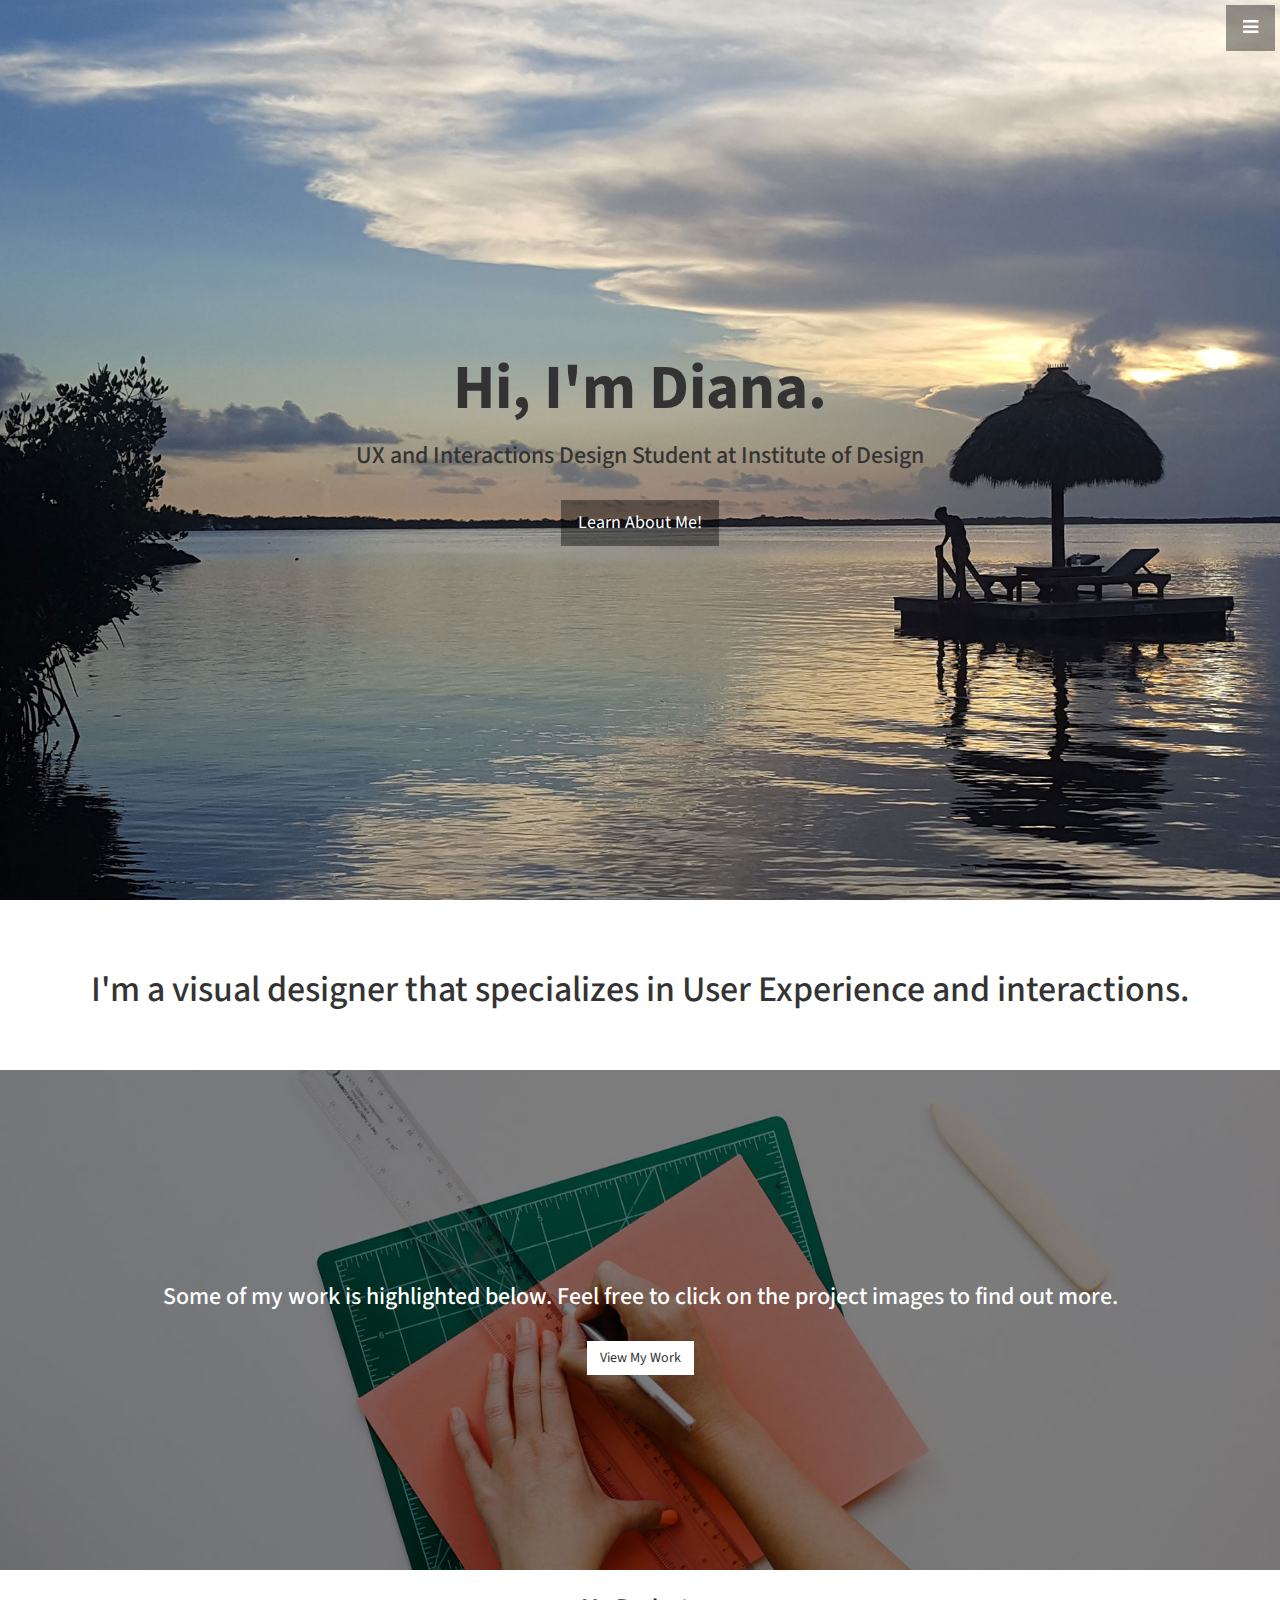
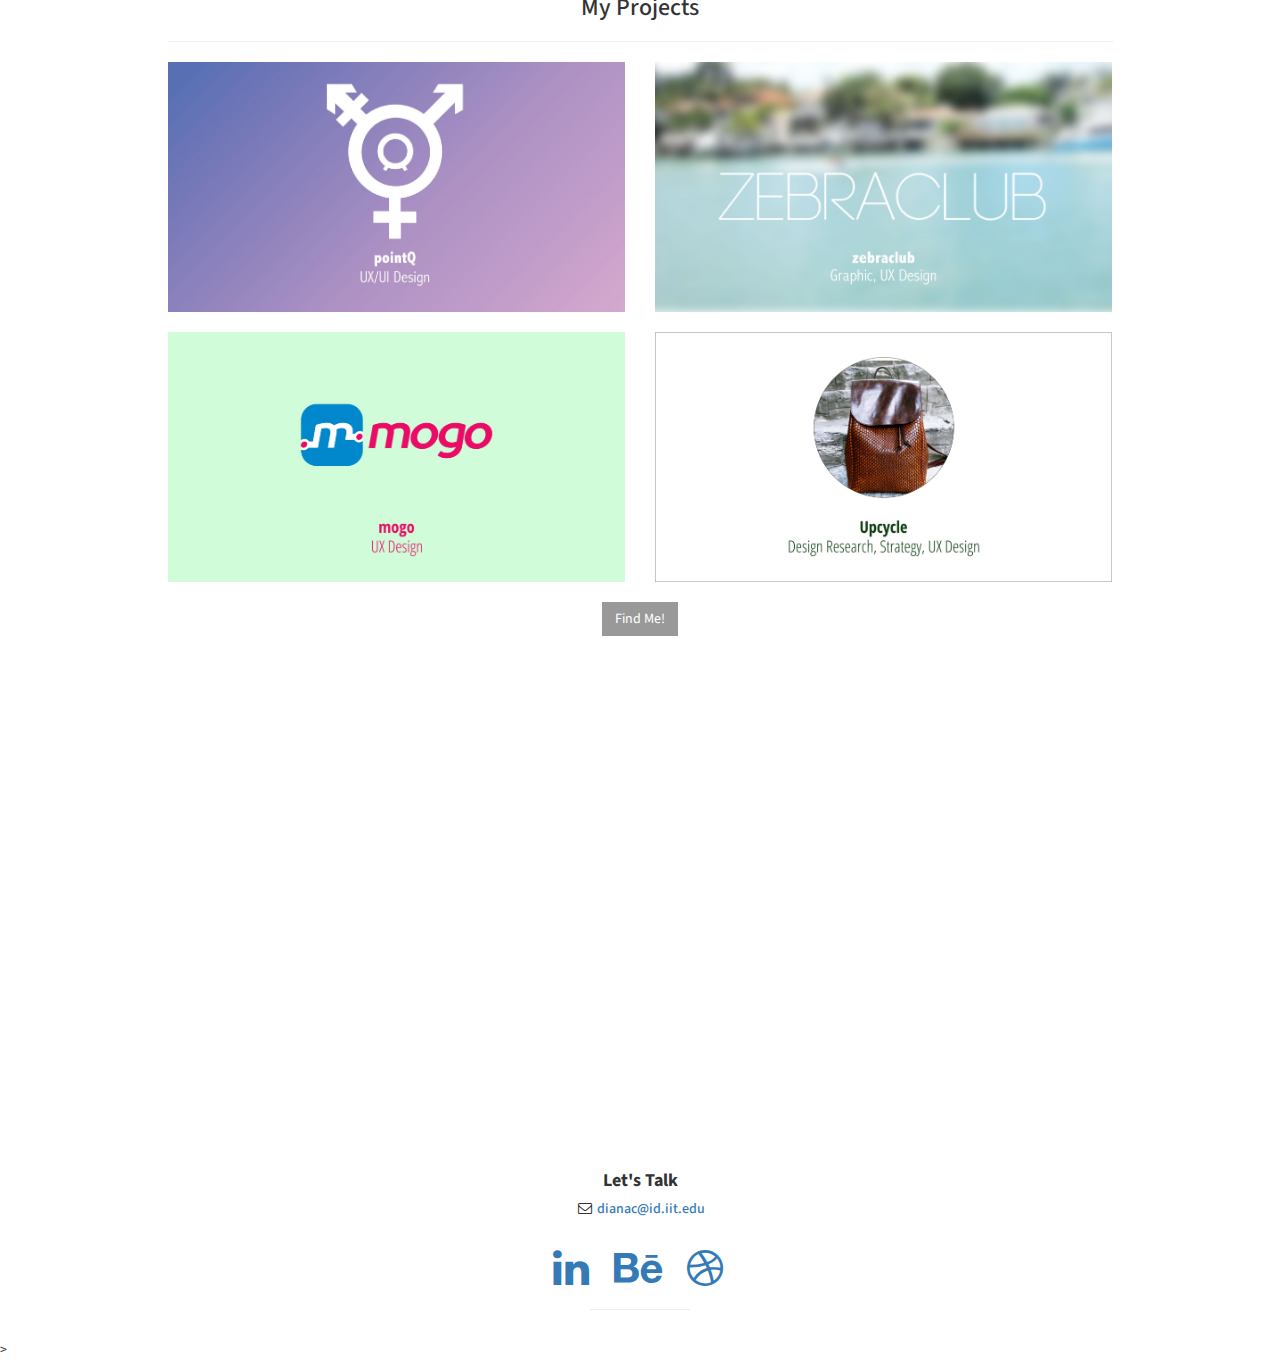
<file: index.html>
<!DOCTYPE html>
<html lang="en">

<head>

    <meta charset="utf-8">
    <meta http-equiv="X-UA-Compatible" content="IE=edge">
    <meta name="viewport" content="width=device-width, initial-scale=1">
    <meta name="description" content="">
    <meta name="author" content="">

    <title>Diana's Portfolio Site</title>

    <!-- Bootstrap Core CSS -->
    <link href="css/bootstrap.min.css" rel="stylesheet">

    <!-- Custom CSS -->
    <link href="css/stylish-portfolio.css" rel="stylesheet">

    <!-- Custom Fonts -->
    <link href="font-awesome/css/font-awesome.min.css" rel="stylesheet" type="text/css">
    <link href="https://fonts.googleapis.com/css?family=Source+Sans+Pro:300,400,700,300italic,400italic,700italic" rel="stylesheet" type="text/css">

    <!-- HTML5 Shim and Respond.js IE8 support of HTML5 elements and media queries -->
    <!-- WARNING: Respond.js doesn't work if you view the page via file:// -->
    <!--[if lt IE 9]>
        <script src="https://oss.maxcdn.com/libs/html5shiv/3.7.0/html5shiv.js"></script>
        <script src="https://oss.maxcdn.com/libs/respond.js/1.4.2/respond.min.js"></script>
    <![endif]-->

</head>

<body>

    <!-- Navigation -->
     
    <a id="menu-toggle" href="#" class="btn btn-dark btn-lg toggle"><i class="fa fa-bars"></i></a>
    <nav id="sidebar-wrapper">
        <ul class="sidebar-nav">
            <a id="menu-close" href="#" class="btn btn-light btn-lg pull-right toggle"><i class="fa fa-times"></i></a>
            <li class="sidebar-brand">
                <a href="#top" onclick=$("#menu-close").click();>Upcycle</a>
            </li>
            <li>
                <a href="#top" onclick=$("#menu-close").click();>Home</a>
            </li>
            <li>
                <a href="#about" onclick=$("#menu-close").click();>About</a>
            </li>
         
            <li>
                <a href="#portfolio" onclick=$("#menu-close").click();>Portfolio</a>
            </li>
            <li>
                <a href="#contact" onclick=$("#menu-close").click();>Contact</a>
            </li>
        </ul>
    </nav>


    <!-- Header -->
    <header id="top" class="header">
        <div class="text-vertical-center">
            <h1>Hi, I'm Diana.</h1>
            <h3>UX and Interactions Design Student at Institute of Design</h3>
            <br>
            <a href="#about" class="btn btn-dark btn-lg">Learn About Me!</a>
        </div>
    </header>

    <!-- About -->
    <section id="about" class="about">
        <div class="container">
            <div class="row">
                <div class="col-lg-12 text-center">
                    <h1>I'm a visual designer that specializes in User Experience and interactions.</h1>
    
               
                </div>
            </div>
            <!-- /.row -->
        </div>
        <!-- /.container -->
    </section>


    <!-- Callout -->
    <aside class="callout">
        <div class="text-vertical-center">
            <h3><p>Some of my work is highlighted below. Feel free to click on the project images to find out more.</h3><br>
            <a href="#portfolio" class="btn btn-light btn-md">View My Work</a>
        </div>
        </p>

    </aside>

    <!-- Portfolio -->
    <section id="portfolio" class="portfolio">
        <div class="container">
            <div class="row">
                <div class="col-lg-10 col-lg-offset-1 text-center">
                    <h3>My Projects</h3>
                    <hr class="block">
                    <div class="row">
                        <div class="col-md-6">
                            <div class="portfolio-item">
                                <a href="Portfolio1.html">
                                    <img class="img-portfolio img-responsive" src="img/portfolio-1.jpg">
                                </a>
                            </div>
                        </div>
                        <div class="col-md-6">
                            <div class="portfolio-item">
                                <a href="Portfolio1.html">
                                    <img class="img-portfolio img-responsive" src="img/portfolio-2.jpg">
                                </a>
                            </div>
                        </div>
                        <div class="col-md-6">
                            <div class="portfolio-item">
                                <a href="#">
                                    <img class="img-portfolio img-responsive" src="img/portfolio-3.jpg">
                                </a>
                            </div>
                        </div>
                        <div class="col-md-6">
                            <div class="portfolio-item">
                                <a href="product/index.html">
                                    <img class="img-portfolio img-responsive" src="img/portfolio-4.jpg">
                                </a>
                            </div>
                        </div>
                    </div>
                    <!-- /.row (nested) -->
                    <a href="#contact" class="btn btn-dark btn-md">Find Me!</a> 
                </div>
                <!-- /.col-lg-10 -->
            </div>
            <!-- /.row -->
        </div>
        <!-- /.container -->
    </section>

    <!-- Call to Action -->
    <!--<aside class="call-to-action bg-primary">
        <div class="container">
            <div class="row">
                <div class="col-lg-12 text-center">
                    <h3>The buttons below are impossible to resist.</h3>
                    <a href="#" class="btn btn-lg btn-light">Click Me!</a>
                    <a href="#" class="btn btn-lg btn-dark">Look at Me!</a>
                </div>
            </div> -->
        </div>
    </aside>
    <p></p>

    <!-- Map -->
    <section id="contact" class="map">
        <iframe width="100%" height="100%" frameborder="0" scrolling="no" marginheight="0" marginwidth="0" src="https://www.google.com/maps/embed?pb=!1m14!1m8!1m3!1d5941.2795650439!2d-87.642253!3d41.879096!3m2!1i1024!2i768!4f13.1!3m3!1m2!1s0x0%3A0x1916401a68a41b46!2sIIT+Institute+of+Design!5e0!3m2!1sen!2sus!4v1488576486490" ></iframe>
        <br />
        <small>
            <a href="https://maps.google.com/maps?f=q&amp;source=embed&amp;hl=en&amp;geocode=&amp;q=Twitter,+Inc.,+Market+Street,+San+Francisco,+CA&amp;aq=0&amp;oq=twitter&amp;sll=28.659344,-81.187888&amp;sspn=0.128789,0.264187&amp;ie=UTF8&amp;hq=Twitter,+Inc.,+Market+Street,+San+Francisco,+CA&amp;t=m&amp;z=15&amp;iwloc=A"></a>
        </small>
    </section>
    <p>
        <div class="container">
            <div class="row">
                <div class="col-lg-10 col-lg-offset-1 text-center">
                    <h4><strong>Let's Talk</strong>
                    </h4>
                  
                    <h5><p><ul class="list-unstyled">
                        <!-- <li><i class="fa fa-phone fa-fw"></i> (123) 456-7890</li> -->
                        <li><i class="fa fa-envelope-o fa-fw"></i> <a href="mailto:dianac@id.iit.edu">dianac@id.iit.edu</a>
                        </li>
                    </p></h5>
                    </ul>
                    <br>
                    <ul class="list-inline">
                        <li>
                            <a href="https://www.linkedin.com/in/diana-cholankeril-a7ab7886/"><i class="fa fa-linkedin fa-fw fa-3x"></i></a>
                        </li>
                        <li>
                            <a href="https://www.behance.net/dmc_design"><i class="fa fa-behance fa-fw fa-3x"></i></a>
                        </li>
                        <li>
                            <a href="https://dribbble.com/dianacholankeril"><i class="fa fa-dribbble fa-fw fa-3x"></i></a>
                        </li>
                    </ul>
                    <hr class="small">
                    <!-- <p class="text-muted">Copyright &copy; Diana Cholankeril 2017</p> -->
                </div>
            </div>
        </div>
        <a id="to-top" href="#top" class="btn btn-dark btn-lg"><i class="fa fa-chevron-up fa-fw fa-1x"></i></a>
    </p>>

    <!-- jQuery -->
    <script src="js/jquery.js"></script>

    <!-- Bootstrap Core JavaScript -->
    <script src="js/bootstrap.min.js"></script>

    <!-- Custom Theme JavaScript -->
    <script>
    // Closes the sidebar menu
    $("#menu-close").click(function(e) {
        e.preventDefault();
        $("#sidebar-wrapper").toggleClass("active");
    });
    // Opens the sidebar menu
    $("#menu-toggle").click(function(e) {
        e.preventDefault();
        $("#sidebar-wrapper").toggleClass("active");
    });
    // Scrolls to the selected menu item on the page
    $(function() {
        $('a[href*=#]:not([href=#],[data-toggle],[data-target],[data-slide])').click(function() {
            if (location.pathname.replace(/^\//, '') == this.pathname.replace(/^\//, '') || location.hostname == this.hostname) {
                var target = $(this.hash);
                target = target.length ? target : $('[name=' + this.hash.slice(1) + ']');
                if (target.length) {
                    $('html,body').animate({
                        scrollTop: target.offset().top
                    }, 1000);
                    return false;
                }
            }
        });
    });
    //#to-top button appears after scrolling
    var fixed = false;
    $(document).scroll(function() {
        if ($(this).scrollTop() > 250) {
            if (!fixed) {
                fixed = true;
                // $('#to-top').css({position:'fixed', display:'block'});
                $('#to-top').show("slow", function() {
                    $('#to-top').css({
                        position: 'fixed',
                        display: 'block'
                    });
                });
            }
        } else {
            if (fixed) {
                fixed = false;
                $('#to-top').hide("slow", function() {
                    $('#to-top').css({
                        display: 'none'
                    });
                });
            }
        }
    });
    // Disable Google Maps scrolling
    // See http://stackoverflow.com/a/25904582/1607849
    // Disable scroll zooming and bind back the click event
    var onMapMouseleaveHandler = function(event) {
        var that = $(this);
        that.on('click', onMapClickHandler);
        that.off('mouseleave', onMapMouseleaveHandler);
        that.find('iframe').css("pointer-events", "none");
    }
    var onMapClickHandler = function(event) {
            var that = $(this);
            // Disable the click handler until the user leaves the map area
            that.off('click', onMapClickHandler);
            // Enable scrolling zoom
            that.find('iframe').css("pointer-events", "auto");
            // Handle the mouse leave event
            that.on('mouseleave', onMapMouseleaveHandler);
        }
        // Enable the map zooming with mouse scroll when the user clicks the map
    $('.map').on('click', onMapClickHandler);
    </script>

</body>

</html>
</file>
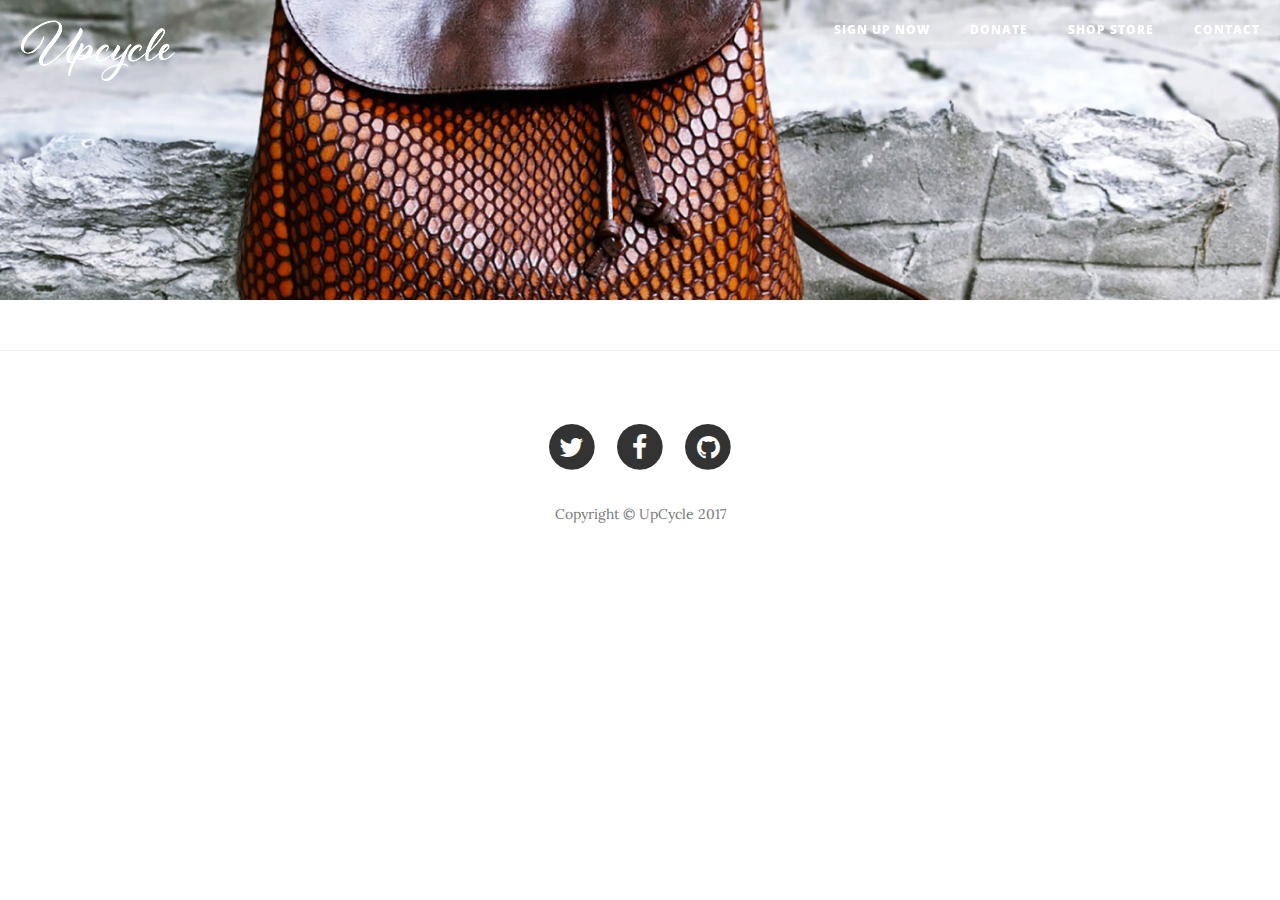
<file: poop/index.html>
<!DOCTYPE html>
<html lang="en">

<head>

    <meta charset="utf-8">
    <meta http-equiv="X-UA-Compatible" content="IE=edge">
    <meta name="viewport" content="width=device-width, initial-scale=1">
    <meta name="description" content="">
    <meta name="author" content="">

    <title>Clean Blog</title>

    <!-- Bootstrap Core CSS -->
    <link href="vendor/bootstrap/css/bootstrap.min.css" rel="stylesheet">

    <!-- Theme CSS -->
    <link href="css/clean-blog.min.css" rel="stylesheet">

    <!-- Custom Fonts -->
    <link href="vendor/font-awesome/css/font-awesome.min.css" rel="stylesheet" type="text/css">
    <link href='https://fonts.googleapis.com/css?family=Lora:400,700,400italic,700italic' rel='stylesheet' type='text/css'>
    <link href='https://fonts.googleapis.com/css?family=Open+Sans:300italic,400italic,600italic,700italic,800italic,400,300,600,700,800' rel='stylesheet' type='text/css'>

    <!-- HTML5 Shim and Respond.js IE8 support of HTML5 elements and media queries -->
    <!-- WARNING: Respond.js doesn't work if you view the page via file:// -->
    <!--[if lt IE 9]>
        <script src="https://oss.maxcdn.com/libs/html5shiv/3.7.0/html5shiv.js"></script>
        <script src="https://oss.maxcdn.com/libs/respond.js/1.4.2/respond.min.js"></script>
    <![endif]-->

</head>

<body>

    <!-- Navigation -->
    <nav class="navbar navbar-default navbar-custom navbar-fixed-top">
        <div class="container-fluid">
            <!-- Brand and toggle get grouped for better mobile display -->
            <div class="navbar-header page-scroll">
                <button type="button" class="navbar-toggle" data-toggle="collapse" data-target="#bs-example-navbar-collapse-1">
                    <span class="sr-only">Toggle navigation</span>
                    Menu <i class="fa fa-bars"></i>
                </button>
              
                <a class="navbar-brand" href="index.html">
                    <img class="img-portfolio img-responsive" src="img/upcycle_logo.png">
                </a>
            </div>

            <!-- Collect the nav links, forms, and other content for toggling -->
            <div class="collapse navbar-collapse" id="bs-example-navbar-collapse-1">
                <ul class="nav navbar-nav navbar-right">
                    <li>
                        <a href="index.html">Sign Up Now</a>
                    </li>
                    <li>
                        <a href="about.html">Donate</a>
                    </li>
                    <li>
                        <a href="post.html">Shop Store</a>
                    </li>
                    <li>
                        <a href="contact.html">Contact</a>
                    </li>
                </ul>
            </div>
            <!-- /.navbar-collapse -->
        </div>
        <!-- /.container -->
    </nav>

    <!-- Page Header -->
    <!-- Set your background image for this header on the line below. -->
    <header class="intro-header" style="background-image: url('img/home-bg.jpg')">
        <div class="container">
            <div class="row">
                <div class="col-lg-8 col-lg-offset-2 col-md-10 col-md-offset-1">
                    <div class="site-heading">
                        
                       
                        
                    </div>
                </div>
            </div>
        </div>
    </header>

  <!-- 
    <div class="container">
        <div class="row">
            <div class="col-lg-8 col-lg-offset-2 col-md-10 col-md-offset-1">
                <div class="post-preview">
                    <a href="post.html">
                        <h2 class="post-title">
                            Man must explore, and this is exploration at its greatest
                        </h2>
                        <h3 class="post-subtitle">
                            Problems look mighty small from 150 miles up
                        </h3>
                    </a>
                    <p class="post-meta">Posted by <a href="#">Start Bootstrap</a> on September 24, 2014</p>
                </div>
                <hr>
                <div class="post-preview">
                    <a href="post.html">
                        <h2 class="post-title">
                            I believe every human has a finite number of heartbeats. I don't intend to waste any of mine.
                        </h2>
                    </a>
                    <p class="post-meta">Posted by <a href="#">Start Bootstrap</a> on September 18, 2014</p>
                </div>
                <hr>
                <div class="post-preview">
                    <a href="post.html">
                        <h2 class="post-title">
                            Science has not yet mastered prophecy
                        </h2>
                        <h3 class="post-subtitle">
                            We predict too much for the next year and yet far too little for the next ten.
                        </h3>
                    </a>
                    <p class="post-meta">Posted by <a href="#">Start Bootstrap</a> on August 24, 2014</p>
                </div>
                <hr>
                <div class="post-preview">
                    <a href="post.html">
                        <h2 class="post-title">
                            Failure is not an option
                        </h2>
                        <h3 class="post-subtitle">
                            Many say exploration is part of our destiny, but it’s actually our duty to future generations.
                        </h3>
                    </a>
                    <p class="post-meta">Posted by <a href="#">Start Bootstrap</a> on July 8, 2014</p>
                </div>
                <hr>
                <!-- Pager 
                <ul class="pager">
                    <li class="next">
                        <a href="#">Older Posts &rarr;</a>
                    </li> -->
                </ul>
            </div>
        </div>
    </div> 

    <hr>

    <!-- Footer -->
    <footer>
        <div class="container">
            <div class="row">
                <div class="col-lg-8 col-lg-offset-2 col-md-10 col-md-offset-1">
                    <ul class="list-inline text-center">
                        <li>
                            <a href="#">
                                <span class="fa-stack fa-lg">
                                    <i class="fa fa-circle fa-stack-2x"></i>
                                    <i class="fa fa-twitter fa-stack-1x fa-inverse"></i>
                                </span>
                            </a>
                        </li>
                        <li>
                            <a href="#">
                                <span class="fa-stack fa-lg">
                                    <i class="fa fa-circle fa-stack-2x"></i>
                                    <i class="fa fa-facebook fa-stack-1x fa-inverse"></i>
                                </span>
                            </a>
                        </li>
                        <li>
                            <a href="#">
                                <span class="fa-stack fa-lg">
                                    <i class="fa fa-circle fa-stack-2x"></i>
                                    <i class="fa fa-github fa-stack-1x fa-inverse"></i>
                                </span>
                            </a>
                        </li>
                    </ul>
                    <p class="copyright text-muted">Copyright &copy; UpCycle 2017</p>
                </div>
            </div>
        </div>
    </footer>

    <!-- jQuery -->
    <script src="vendor/jquery/jquery.min.js"></script>

    <!-- Bootstrap Core JavaScript -->
    <script src="vendor/bootstrap/js/bootstrap.min.js"></script>

    <!-- Contact Form JavaScript -->
    <script src="js/jqBootstrapValidation.js"></script>
    <script src="js/contact_me.js"></script>

    <!-- Theme JavaScript -->
    <script src="js/clean-blog.min.js"></script>

</body>

</html>
</file>
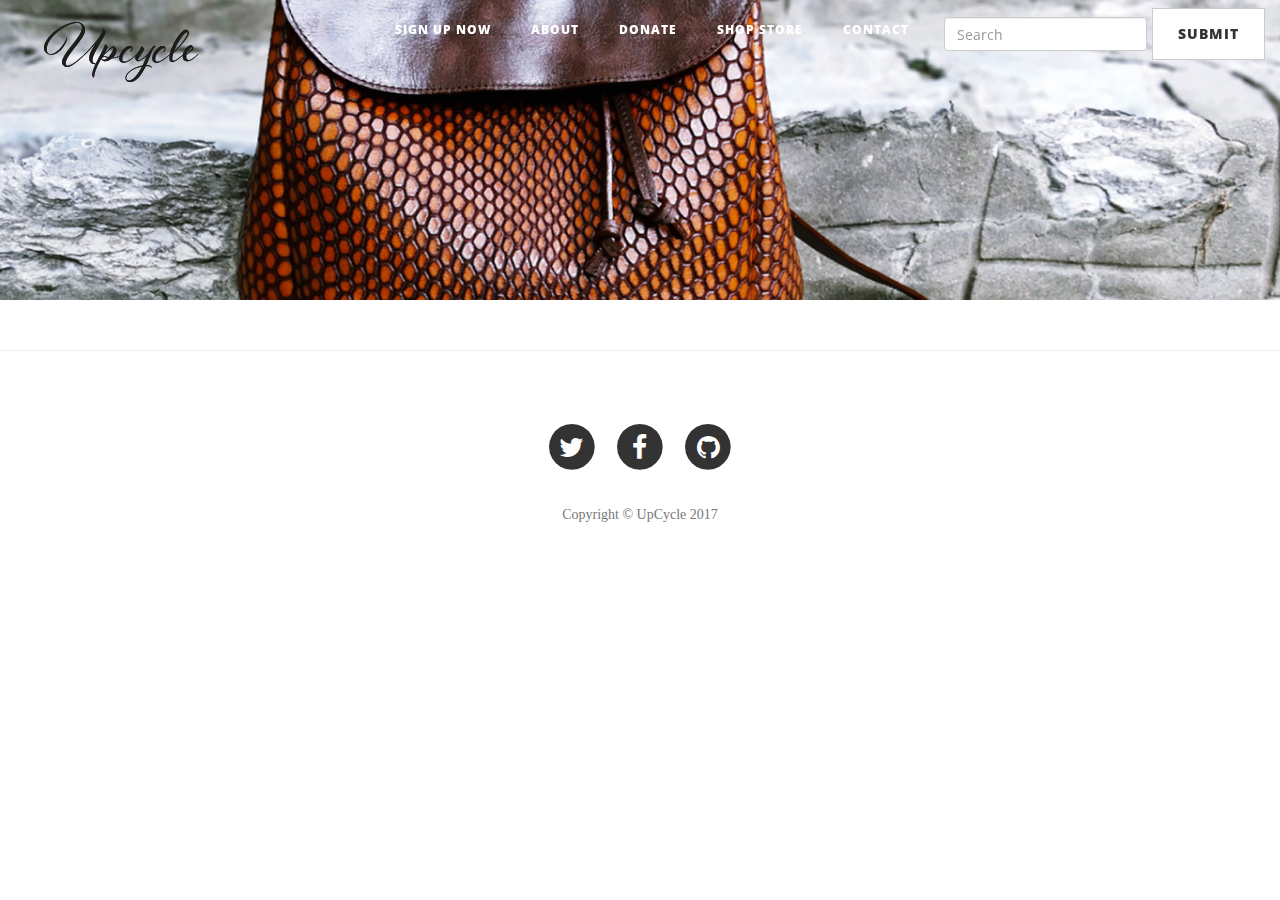
<file: product/index.html>
<!DOCTYPE html>
<html lang="en">

<head>

    <meta charset="utf-8">
    <meta http-equiv="X-UA-Compatible" content="IE=edge">
    <meta name="viewport" content="width=device-width, initial-scale=1">
    <meta name="description" content="">
    <meta name="author" content="">

    <title>Upcycle</title>

    <!-- Bootstrap Core CSS -->
    <link href="vendor/bootstrap/css/bootstrap.min.css" rel="stylesheet">

    <!-- Theme CSS -->
    <link href="css/clean-blog.min.css" rel="stylesheet">
    <link href="css/myversion.css" rel="stylesheet">

    <!-- Custom Fonts -->
    <link href="vendor/font-awesome/css/font-awesome.min.css" rel="stylesheet" type="text/css">
    <link href='https://fonts.googleapis.com/css?family=Lora:400,700,400italic,700italic' rel='stylesheet' type='text/css'>
    <link href='https://fonts.googleapis.com/css?family=Open+Sans:300italic,400italic,600italic,700italic,800italic,400,300,600,700,800' rel='stylesheet' type='text/css'>

    <!-- HTML5 Shim and Respond.js IE8 support of HTML5 elements and media queries -->
    <!-- WARNING: Respond.js doesn't work if you view the page via file:// -->
    <!--[if lt IE 9]>
        <script src="https://oss.maxcdn.com/libs/html5shiv/3.7.0/html5shiv.js"></script>
        <script src="https://oss.maxcdn.com/libs/respond.js/1.4.2/respond.min.js"></script>
    <![endif]-->

</head>

<body>

    <!-- Navigation -->
    <nav class="navbar navbar-default navbar-custom navbar-fixed-top">
        <div class="container-fluid">
            <!-- Brand and toggle get grouped for better mobile display -->
            <div class="navbar-header page-scroll">
                <button type="button" class="navbar-toggle" data-toggle="collapse" data-target="#bs-example-navbar-collapse-1">
                    <span class="sr-only">Toggle navigation</span>
                    Menu <i class="fa fa-bars"></i>
                </button>
              
                <a class="navbar-brand" href="index.html">
                    <img class="img-portfolio img-responsive" src="img/upcycle_logo.png">
                </a>
            </div>

            <!-- Collect the nav links, forms, and other content for toggling -->
            <div class="collapse navbar-collapse" id="bs-example-navbar-collapse-1">
                <ul class="nav navbar-nav navbar-right">
                    <li>
                        <a href="index.html">Sign Up Now</a>
                    </li>
                    <li>
                        <a href="about.html">About</a>
                    </li>
                    <li>
                        <a href="donate.html">Donate</a>
                    </li>
                    <li>
                        <a href="shopstore.html">Shop Store</a>
                    </li>
                    <li>
                        <a href="contact.html">Contact</a>
                    </li>
                    <li>    
                        <form class="navbar-form navbar-left" role="search">
                            <div class="form-group">
                                <input type="text" class="form-control" placeholder="Search">
                            </div>
                            <button type="submit" class="btn btn-default">Submit</button>
                        </form>
                    </li>
                </ul>
            </div>
            <!-- /.navbar-collapse -->
        </div>
        <!-- /.container -->
    </nav>

    <!-- Page Header -->
    <!-- Set your background image for this header on the line below. -->
    <header class="intro-header" style="background-image: url('img/home-bg.jpg')">
        <div class="container">
            <div class="row">
                <div class="col-lg-8 col-lg-offset-2 col-md-10 col-md-offset-1">
                    <div class="site-heading">
                        
                       
                        
                    </div>
                </div>
            </div>
        </div>
    </header>

  <!-- 
    <div class="container">
        <div class="row">
            <div class="col-lg-8 col-lg-offset-2 col-md-10 col-md-offset-1">
                <div class="post-preview">
                    <a href="post.html">
                        <h2 class="post-title">
                            Man must explore, and this is exploration at its greatest
                        </h2>
                        <h3 class="post-subtitle">
                            Problems look mighty small from 150 miles up
                        </h3>
                    </a>
                    <p class="post-meta">Posted by <a href="#">Start Bootstrap</a> on September 24, 2014</p>
                </div>
                <hr>
                <div class="post-preview">
                    <a href="post.html">
                        <h2 class="post-title">
                            I believe every human has a finite number of heartbeats. I don't intend to waste any of mine.
                        </h2>
                    </a>
                    <p class="post-meta">Posted by <a href="#">Start Bootstrap</a> on September 18, 2014</p>
                </div>
                <hr>
                <div class="post-preview">
                    <a href="post.html">
                        <h2 class="post-title">
                            Science has not yet mastered prophecy
                        </h2>
                        <h3 class="post-subtitle">
                            We predict too much for the next year and yet far too little for the next ten.
                        </h3>
                    </a>
                    <p class="post-meta">Posted by <a href="#">Start Bootstrap</a> on August 24, 2014</p>
                </div>
                <hr>
                <div class="post-preview">
                    <a href="post.html">
                        <h2 class="post-title">
                            Failure is not an option
                        </h2>
                        <h3 class="post-subtitle">
                            Many say exploration is part of our destiny, but it’s actually our duty to future generations.
                        </h3>
                    </a>
                    <p class="post-meta">Posted by <a href="#">Start Bootstrap</a> on July 8, 2014</p>
                </div>
                <hr>
                <!-- Pager 
                <ul class="pager">
                    <li class="next">
                        <a href="#">Older Posts &rarr;</a>
                    </li> -->
                </ul>
            </div>
        </div>
    </div> 

    <hr>

    <!-- Footer -->
    <footer>
        <div class="container">
            <div class="row">
                <div class="col-lg-8 col-lg-offset-2 col-md-10 col-md-offset-1">
                    <ul class="list-inline text-center">
                        <li>
                            <a href="#">
                                <span class="fa-stack fa-lg">
                                    <i class="fa fa-circle fa-stack-2x"></i>
                                    <i class="fa fa-twitter fa-stack-1x fa-inverse"></i>
                                </span>
                            </a>
                        </li>
                        <li>
                            <a href="#">
                                <span class="fa-stack fa-lg">
                                    <i class="fa fa-circle fa-stack-2x"></i>
                                    <i class="fa fa-facebook fa-stack-1x fa-inverse"></i>
                                </span>
                            </a>
                        </li>
                        <li>
                            <a href="#">
                                <span class="fa-stack fa-lg">
                                    <i class="fa fa-circle fa-stack-2x"></i>
                                    <i class="fa fa-github fa-stack-1x fa-inverse"></i>
                                </span>
                            </a>
                        </li>
                    </ul>
                    <p class="copyright text-muted">Copyright &copy; UpCycle 2017</p>
                </div>
            </div>
        </div>
    </footer>

    <!-- jQuery -->
    <script src="vendor/jquery/jquery.min.js"></script>

    <!-- Bootstrap Core JavaScript -->
    <script src="vendor/bootstrap/js/bootstrap.min.js"></script>

    <!-- Contact Form JavaScript -->
    <script src="js/jqBootstrapValidation.js"></script>
    <script src="js/contact_me.js"></script>

    <!-- Theme JavaScript -->
    <script src="js/clean-blog.min.js"></script>

</body>

</html>
</file>
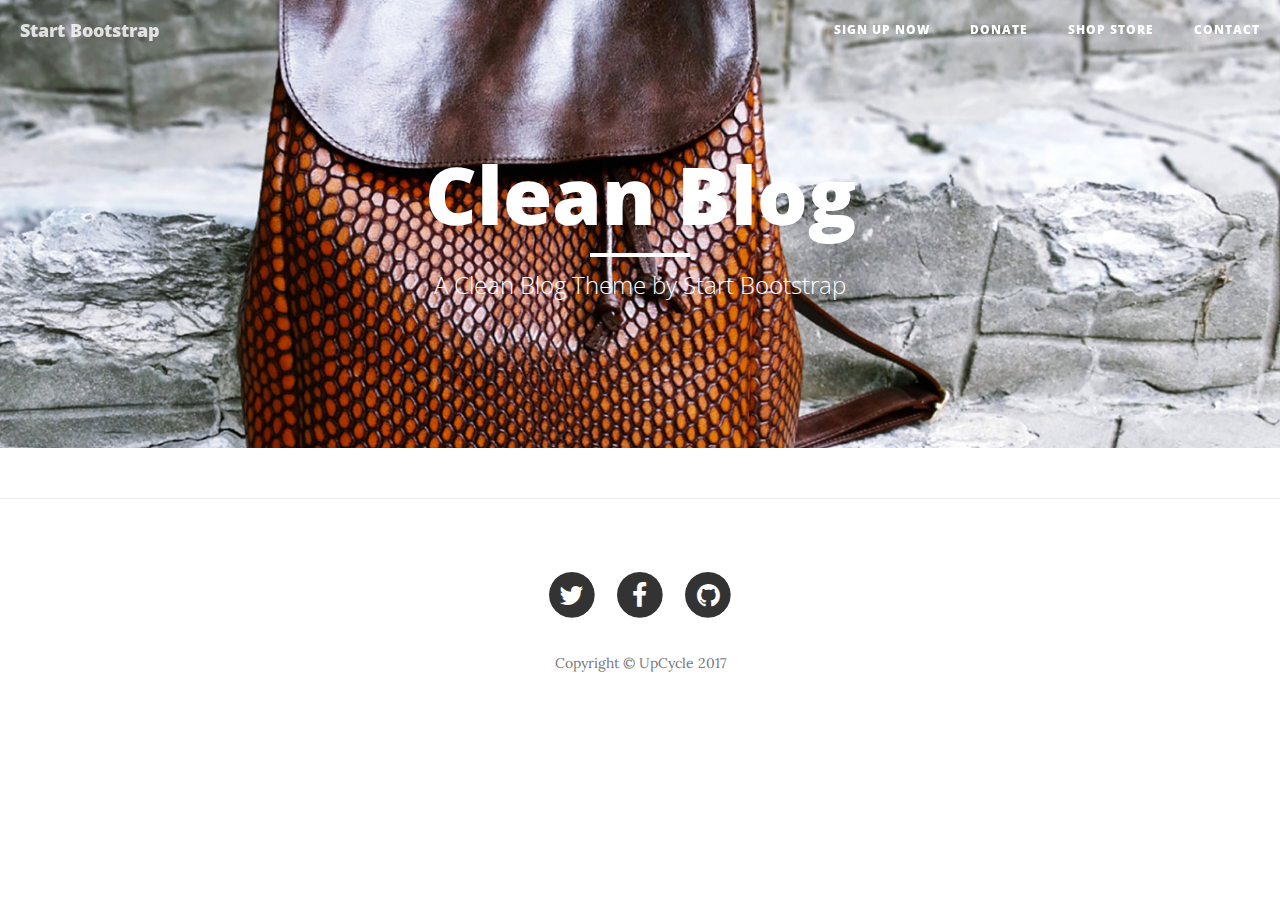
<file: poop/product/index.html>
<!DOCTYPE html>
<html lang="en">

<head>

    <meta charset="utf-8">
    <meta http-equiv="X-UA-Compatible" content="IE=edge">
    <meta name="viewport" content="width=device-width, initial-scale=1">
    <meta name="description" content="">
    <meta name="author" content="">

    <title>Clean Blog</title>

    <!-- Bootstrap Core CSS -->
    <link href="vendor/bootstrap/css/bootstrap.min.css" rel="stylesheet">

    <!-- Theme CSS -->
    <link href="css/clean-blog.min.css" rel="stylesheet">

    <!-- Custom Fonts -->
    <link href="vendor/font-awesome/css/font-awesome.min.css" rel="stylesheet" type="text/css">
    <link href='https://fonts.googleapis.com/css?family=Lora:400,700,400italic,700italic' rel='stylesheet' type='text/css'>
    <link href='https://fonts.googleapis.com/css?family=Open+Sans:300italic,400italic,600italic,700italic,800italic,400,300,600,700,800' rel='stylesheet' type='text/css'>

    <!-- HTML5 Shim and Respond.js IE8 support of HTML5 elements and media queries -->
    <!-- WARNING: Respond.js doesn't work if you view the page via file:// -->
    <!--[if lt IE 9]>
        <script src="https://oss.maxcdn.com/libs/html5shiv/3.7.0/html5shiv.js"></script>
        <script src="https://oss.maxcdn.com/libs/respond.js/1.4.2/respond.min.js"></script>
    <![endif]-->

</head>

<body>

    <!-- Navigation -->
    <nav class="navbar navbar-default navbar-custom navbar-fixed-top">
        <div class="container-fluid">
            <!-- Brand and toggle get grouped for better mobile display -->
            <div class="navbar-header page-scroll">
                <button type="button" class="navbar-toggle" data-toggle="collapse" data-target="#bs-example-navbar-collapse-1">
                    <span class="sr-only">Toggle navigation</span>
                    Menu <i class="fa fa-bars"></i>
                </button>
                <a class="navbar-brand" href="index.html">Start Bootstrap</a>
            </div>

            <!-- Collect the nav links, forms, and other content for toggling -->
            <div class="collapse navbar-collapse" id="bs-example-navbar-collapse-1">
                <ul class="nav navbar-nav navbar-right">
                    <li>
                        <a href="index.html">Sign Up Now</a>
                    </li>
                    <li>
                        <a href="about.html">Donate</a>
                    </li>
                    <li>
                        <a href="post.html">Shop Store</a>
                    </li>
                    <li>
                        <a href="contact.html">Contact</a>
                    </li>
                </ul>
            </div>
            <!-- /.navbar-collapse -->
        </div>
        <!-- /.container -->
    </nav>

    <!-- Page Header -->
    <!-- Set your background image for this header on the line below. -->
    <header class="intro-header" style="background-image: url('img/home-bg.jpg')">
        <div class="container">
            <div class="row">
                <div class="col-lg-8 col-lg-offset-2 col-md-10 col-md-offset-1">
                    <div class="site-heading">
                        <h1>Clean Blog</h1>
                        <hr class="small">
                        <span class="subheading">A Clean Blog Theme by Start Bootstrap</span>
                    </div>
                </div>
            </div>
        </div>
    </header>

  <!-- 
    <div class="container">
        <div class="row">
            <div class="col-lg-8 col-lg-offset-2 col-md-10 col-md-offset-1">
                <div class="post-preview">
                    <a href="post.html">
                        <h2 class="post-title">
                            Man must explore, and this is exploration at its greatest
                        </h2>
                        <h3 class="post-subtitle">
                            Problems look mighty small from 150 miles up
                        </h3>
                    </a>
                    <p class="post-meta">Posted by <a href="#">Start Bootstrap</a> on September 24, 2014</p>
                </div>
                <hr>
                <div class="post-preview">
                    <a href="post.html">
                        <h2 class="post-title">
                            I believe every human has a finite number of heartbeats. I don't intend to waste any of mine.
                        </h2>
                    </a>
                    <p class="post-meta">Posted by <a href="#">Start Bootstrap</a> on September 18, 2014</p>
                </div>
                <hr>
                <div class="post-preview">
                    <a href="post.html">
                        <h2 class="post-title">
                            Science has not yet mastered prophecy
                        </h2>
                        <h3 class="post-subtitle">
                            We predict too much for the next year and yet far too little for the next ten.
                        </h3>
                    </a>
                    <p class="post-meta">Posted by <a href="#">Start Bootstrap</a> on August 24, 2014</p>
                </div>
                <hr>
                <div class="post-preview">
                    <a href="post.html">
                        <h2 class="post-title">
                            Failure is not an option
                        </h2>
                        <h3 class="post-subtitle">
                            Many say exploration is part of our destiny, but it’s actually our duty to future generations.
                        </h3>
                    </a>
                    <p class="post-meta">Posted by <a href="#">Start Bootstrap</a> on July 8, 2014</p>
                </div>
                <hr>
                <!-- Pager 
                <ul class="pager">
                    <li class="next">
                        <a href="#">Older Posts &rarr;</a>
                    </li> -->
                </ul>
            </div>
        </div>
    </div> 

    <hr>

    <!-- Footer -->
    <footer>
        <div class="container">
            <div class="row">
                <div class="col-lg-8 col-lg-offset-2 col-md-10 col-md-offset-1">
                    <ul class="list-inline text-center">
                        <li>
                            <a href="#">
                                <span class="fa-stack fa-lg">
                                    <i class="fa fa-circle fa-stack-2x"></i>
                                    <i class="fa fa-twitter fa-stack-1x fa-inverse"></i>
                                </span>
                            </a>
                        </li>
                        <li>
                            <a href="#">
                                <span class="fa-stack fa-lg">
                                    <i class="fa fa-circle fa-stack-2x"></i>
                                    <i class="fa fa-facebook fa-stack-1x fa-inverse"></i>
                                </span>
                            </a>
                        </li>
                        <li>
                            <a href="#">
                                <span class="fa-stack fa-lg">
                                    <i class="fa fa-circle fa-stack-2x"></i>
                                    <i class="fa fa-github fa-stack-1x fa-inverse"></i>
                                </span>
                            </a>
                        </li>
                    </ul>
                    <p class="copyright text-muted">Copyright &copy; UpCycle 2017</p>
                </div>
            </div>
        </div>
    </footer>

    <!-- jQuery -->
    <script src="vendor/jquery/jquery.min.js"></script>

    <!-- Bootstrap Core JavaScript -->
    <script src="vendor/bootstrap/js/bootstrap.min.js"></script>

    <!-- Contact Form JavaScript -->
    <script src="js/jqBootstrapValidation.js"></script>
    <script src="js/contact_me.js"></script>

    <!-- Theme JavaScript -->
    <script src="js/clean-blog.min.js"></script>

</body>

</html>
</file>
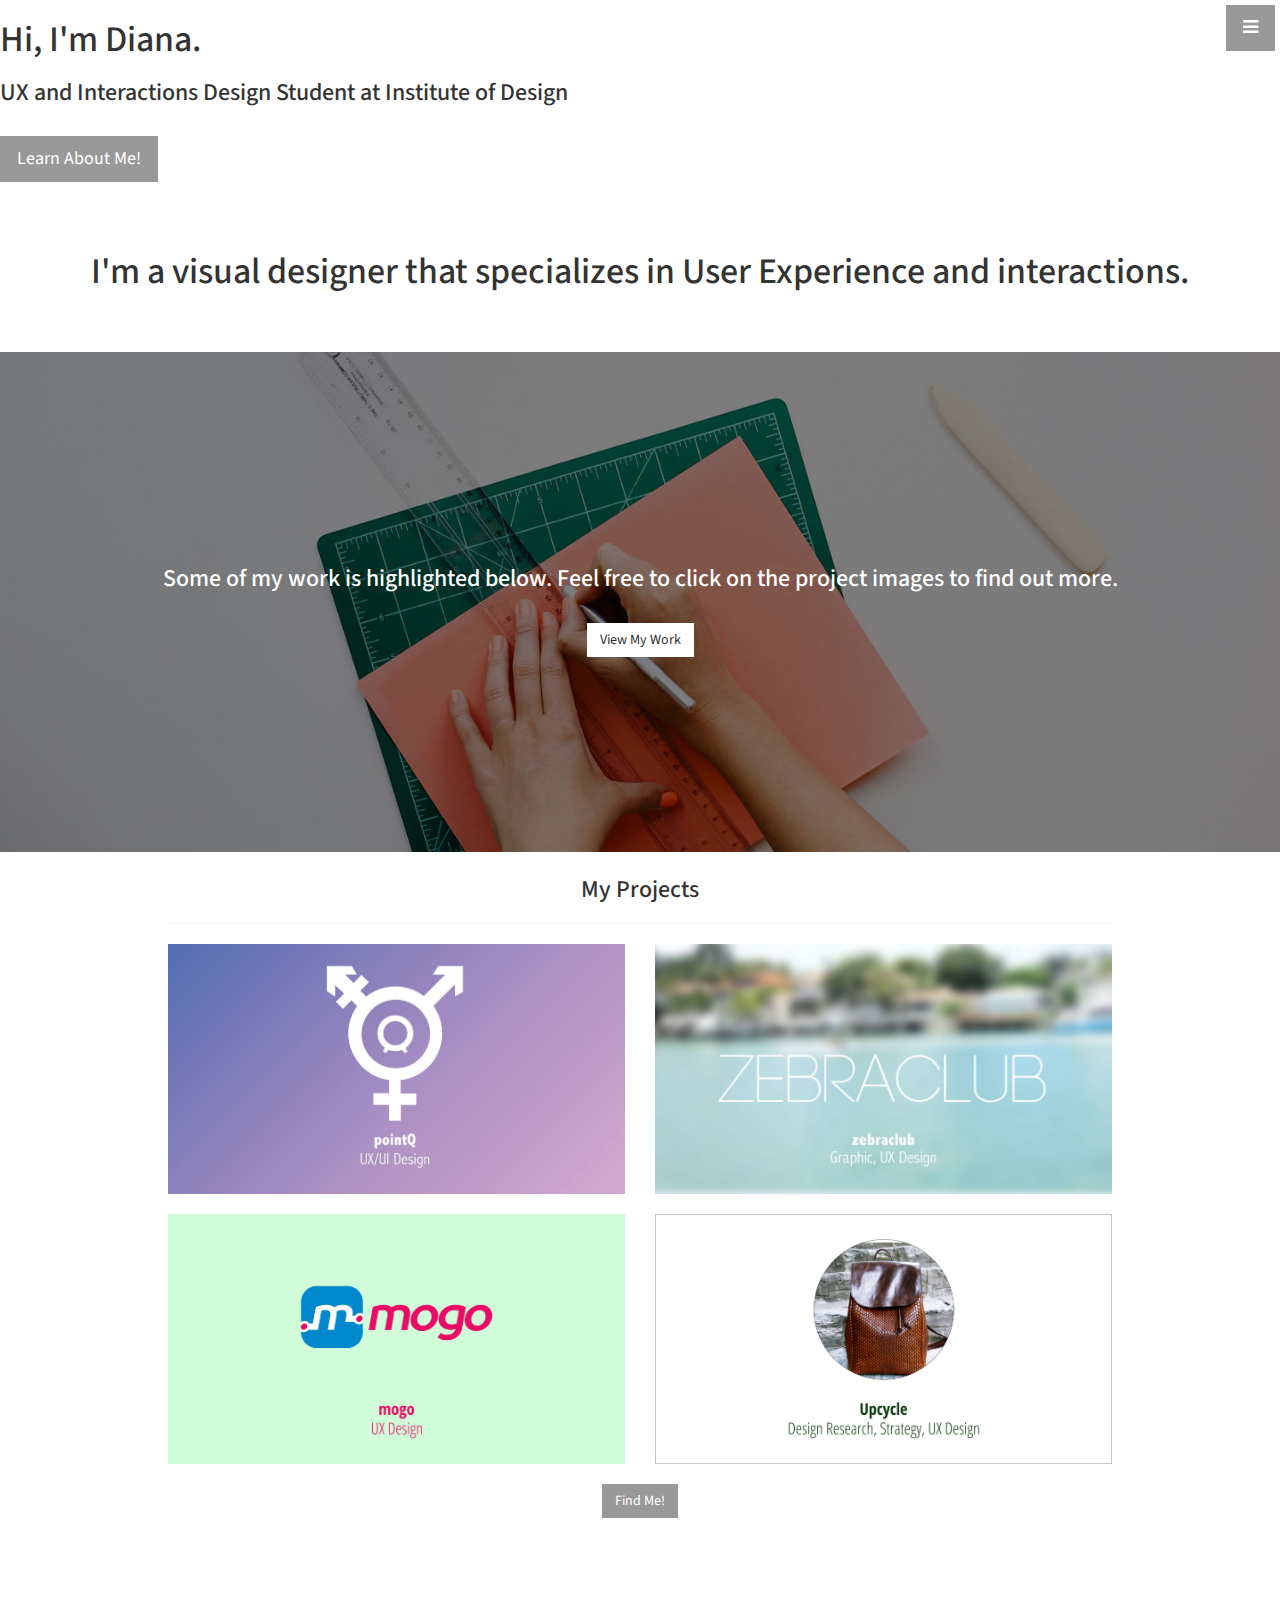
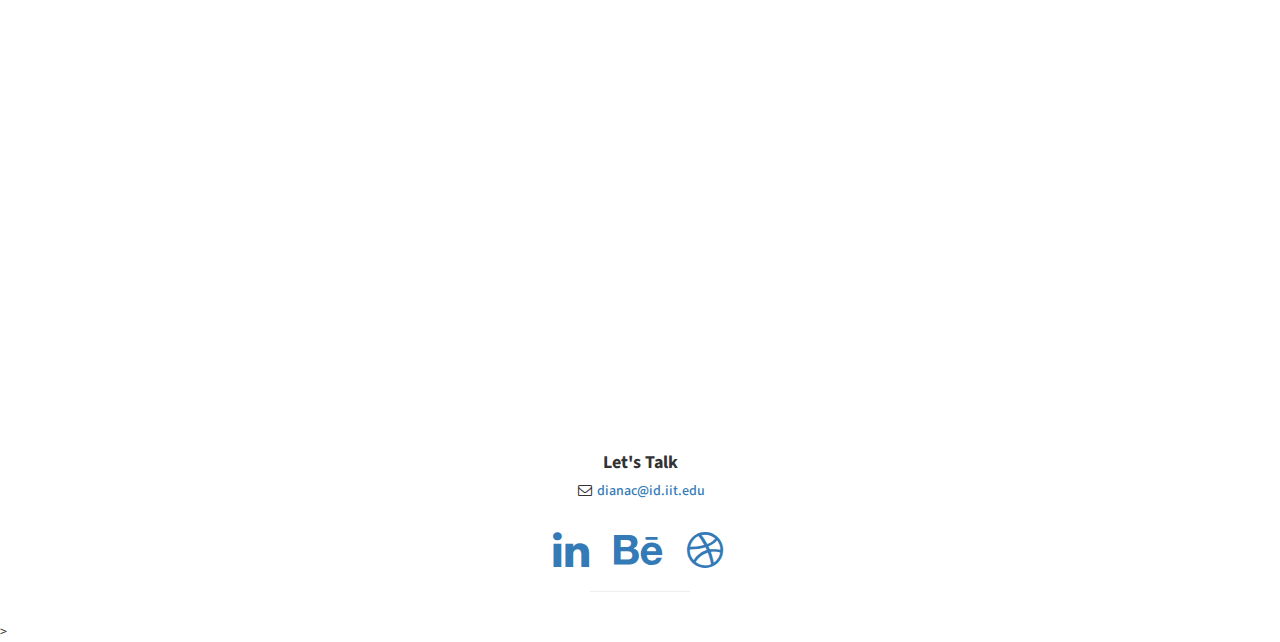
<file: portfolio1.html>
<!DOCTYPE html>
<html lang="en">

<head>

    <meta charset="utf-8">
    <meta http-equiv="X-UA-Compatible" content="IE=edge">
    <meta name="viewport" content="width=device-width, initial-scale=1">
    <meta name="description" content="">
    <meta name="author" content="">

    <title>pointQ</title>

    <!-- Bootstrap Core CSS -->
    <link href="css/bootstrap.min.css" rel="stylesheet">

    <!-- Custom CSS -->
    <link href="css/stylish-portfolio.css" rel="stylesheet">

    <!-- Custom Fonts -->
    <link href="font-awesome/css/font-awesome.min.css" rel="stylesheet" type="text/css">
    <link href="https://fonts.googleapis.com/css?family=Source+Sans+Pro:300,400,700,300italic,400italic,700italic" rel="stylesheet" type="text/css">

    <!-- HTML5 Shim and Respond.js IE8 support of HTML5 elements and media queries -->
    <!-- WARNING: Respond.js doesn't work if you view the page via file:// -->
    <!--[if lt IE 9]>
        <script src="https://oss.maxcdn.com/libs/html5shiv/3.7.0/html5shiv.js"></script>
        <script src="https://oss.maxcdn.com/libs/respond.js/1.4.2/respond.min.js"></script>
    <![endif]-->

</head>

<body>

    <!-- Navigation -->
    <a id="menu-toggle" href="#" class="btn btn-dark btn-lg toggle"><i class="fa fa-bars"></i></a>
    <nav id="sidebar-wrapper">
        <ul class="sidebar-nav">
            <a id="menu-close" href="#" class="btn btn-light btn-lg pull-right toggle"><i class="fa fa-times"></i></a>
            <li class="sidebar-brand">
                <a href="#top" onclick=$("#menu-close").click();>Navigation</a>
            </li>
            <li>
                <a href="index.html" onclick=$("#menu-close").click();>Home</a>
            </li>
            <li>
                <a href="#about" onclick=$("#menu-close").click();>About</a>
            </li>
            <li>
            
                <a href="#portfolio" onclick=$("#menu-close").click();>Portfolio</a>
            </li>
            <li>
                <a href="#contact" onclick=$("#menu-close").click();>Contact</a>
            </li>
        </ul>
    </nav>

    <!-- Header -->
    <header id="top" class="portfolio1">
        <div class="text-vertical-flushright">
            <h1>Hi, I'm Diana.</h1>
            <h3>UX and Interactions Design Student at Institute of Design</h3>
            <br>
            <a href="#about" class="btn btn-dark btn-lg">Learn About Me!</a>
        </div>
    </header>

    <!-- About -->
    <section id="about" class="about">
        <div class="container">
            <div class="row">
                <div class="col-lg-12 text-center">
                    <h1>I'm a visual designer that specializes in User Experience and interactions.</h1>
    
               
                </div>
            </div>
            <!-- /.row -->
        </div>
        <!-- /.container -->
    </section>


    <!-- Callout -->
    <aside class="callout">
        <div class="text-vertical-center">
            <h3><p>Some of my work is highlighted below. Feel free to click on the project images to find out more.</h3><br>
            <a href="#portfolio" class="btn btn-light btn-md">View My Work</a>
        </div>
        </p>

    </aside>

    <!-- Portfolio -->
    <section id="portfolio" class="portfolio">
        <div class="container">
            <div class="row">
                <div class="col-lg-10 col-lg-offset-1 text-center">
                    <h3>My Projects</h3>
                    <hr class="block">
                    <div class="row">
                        <div class="col-md-6">
                            <div class="portfolio-item">
                                <a href="Portfolio1.html">
                                    <img class="img-portfolio img-responsive" src="img/portfolio-1.jpg">
                                </a>
                            </div>
                        </div>
                        <div class="col-md-6">
                            <div class="portfolio-item">
                                <a href="Portfolio1.html">
                                    <img class="img-portfolio img-responsive" src="img/portfolio-2.jpg">
                                </a>
                            </div>
                        </div>
                        <div class="col-md-6">
                            <div class="portfolio-item">
                                <a href="#">
                                    <img class="img-portfolio img-responsive" src="img/portfolio-3.jpg">
                                </a>
                            </div>
                        </div>
                        <div class="col-md-6">
                            <div class="portfolio-item">
                                <a href="#">
                                    <img class="img-portfolio img-responsive" src="img/portfolio-4.jpg">
                                </a>
                            </div>
                        </div>
                    </div>
                    <!-- /.row (nested) -->
                    <a href="#contact" class="btn btn-dark btn-md">Find Me!</a> 
                </div>
                <!-- /.col-lg-10 -->
            </div>
            <!-- /.row -->
        </div>
        <!-- /.container -->
    </section>

    <!-- Call to Action -->
    <!--<aside class="call-to-action bg-primary">
        <div class="container">
            <div class="row">
                <div class="col-lg-12 text-center">
                    <h3>The buttons below are impossible to resist.</h3>
                    <a href="#" class="btn btn-lg btn-light">Click Me!</a>
                    <a href="#" class="btn btn-lg btn-dark">Look at Me!</a>
                </div>
            </div> -->
        </div>
    </aside>
    <p></p>

    <!-- Map -->
    <section id="contact" class="map">
        <iframe width="100%" height="100%" frameborder="0" scrolling="no" marginheight="0" marginwidth="0" src="https://www.google.com/maps/embed?pb=!1m14!1m8!1m3!1d5941.2795650439!2d-87.642253!3d41.879096!3m2!1i1024!2i768!4f13.1!3m3!1m2!1s0x0%3A0x1916401a68a41b46!2sIIT+Institute+of+Design!5e0!3m2!1sen!2sus!4v1488576486490" ></iframe>
        <br />
        <small>
            <a href="https://maps.google.com/maps?f=q&amp;source=embed&amp;hl=en&amp;geocode=&amp;q=Twitter,+Inc.,+Market+Street,+San+Francisco,+CA&amp;aq=0&amp;oq=twitter&amp;sll=28.659344,-81.187888&amp;sspn=0.128789,0.264187&amp;ie=UTF8&amp;hq=Twitter,+Inc.,+Market+Street,+San+Francisco,+CA&amp;t=m&amp;z=15&amp;iwloc=A"></a>
        </small>
    </section>
    <p>
        <div class="container">
            <div class="row">
                <div class="col-lg-10 col-lg-offset-1 text-center">
                    <h4><strong>Let's Talk</strong>
                    </h4>
                  
                    <h5><p><ul class="list-unstyled">
                        <!-- <li><i class="fa fa-phone fa-fw"></i> (123) 456-7890</li> -->
                        <li><i class="fa fa-envelope-o fa-fw"></i> <a href="mailto:dianac@id.iit.edu">dianac@id.iit.edu</a>
                        </li>
                    </p></h5>
                    </ul>
                    <br>
                    <ul class="list-inline">
                        <li>
                            <a href="https://www.linkedin.com/in/diana-cholankeril-a7ab7886/"><i class="fa fa-linkedin fa-fw fa-3x"></i></a>
                        </li>
                        <li>
                            <a href="https://www.behance.net/DIANACf965"><i class="fa fa-behance fa-fw fa-3x"></i></a>
                        </li>
                        <li>
                            <a href="https://dribbble.com/dianacholankeril"><i class="fa fa-dribbble fa-fw fa-3x"></i></a>
                        </li>
                    </ul>
                    <hr class="small">
                    <!-- <p class="text-muted">Copyright &copy; Diana Cholankeril 2017</p> -->
                </div>
            </div>
        </div>
        <a id="to-top" href="#top" class="btn btn-dark btn-lg"><i class="fa fa-chevron-up fa-fw fa-1x"></i></a>
    </p>>

    <!-- jQuery -->
    <script src="js/jquery.js"></script>

    <!-- Bootstrap Core JavaScript -->
    <script src="js/bootstrap.min.js"></script>

    <!-- Custom Theme JavaScript -->
    <script>
    // Closes the sidebar menu
    $("#menu-close").click(function(e) {
        e.preventDefault();
        $("#sidebar-wrapper").toggleClass("active");
    });
    // Opens the sidebar menu
    $("#menu-toggle").click(function(e) {
        e.preventDefault();
        $("#sidebar-wrapper").toggleClass("active");
    });
    // Scrolls to the selected menu item on the page
    $(function() {
        $('a[href*=#]:not([href=#],[data-toggle],[data-target],[data-slide])').click(function() {
            if (location.pathname.replace(/^\//, '') == this.pathname.replace(/^\//, '') || location.hostname == this.hostname) {
                var target = $(this.hash);
                target = target.length ? target : $('[name=' + this.hash.slice(1) + ']');
                if (target.length) {
                    $('html,body').animate({
                        scrollTop: target.offset().top
                    }, 1000);
                    return false;
                }
            }
        });
    });
    //#to-top button appears after scrolling
    var fixed = false;
    $(document).scroll(function() {
        if ($(this).scrollTop() > 250) {
            if (!fixed) {
                fixed = true;
                // $('#to-top').css({position:'fixed', display:'block'});
                $('#to-top').show("slow", function() {
                    $('#to-top').css({
                        position: 'fixed',
                        display: 'block'
                    });
                });
            }
        } else {
            if (fixed) {
                fixed = false;
                $('#to-top').hide("slow", function() {
                    $('#to-top').css({
                        display: 'none'
                    });
                });
            }
        }
    });
    // Disable Google Maps scrolling
    // See http://stackoverflow.com/a/25904582/1607849
    // Disable scroll zooming and bind back the click event
    var onMapMouseleaveHandler = function(event) {
        var that = $(this);
        that.on('click', onMapClickHandler);
        that.off('mouseleave', onMapMouseleaveHandler);
        that.find('iframe').css("pointer-events", "none");
    }
    var onMapClickHandler = function(event) {
            var that = $(this);
            // Disable the click handler until the user leaves the map area
            that.off('click', onMapClickHandler);
            // Enable scrolling zoom
            that.find('iframe').css("pointer-events", "auto");
            // Handle the mouse leave event
            that.on('mouseleave', onMapMouseleaveHandler);
        }
        // Enable map zooming with mouse scroll when the user clicks the map
    $('.map').on('click', onMapClickHandler);
    </script>

</body>

</html>
</file>
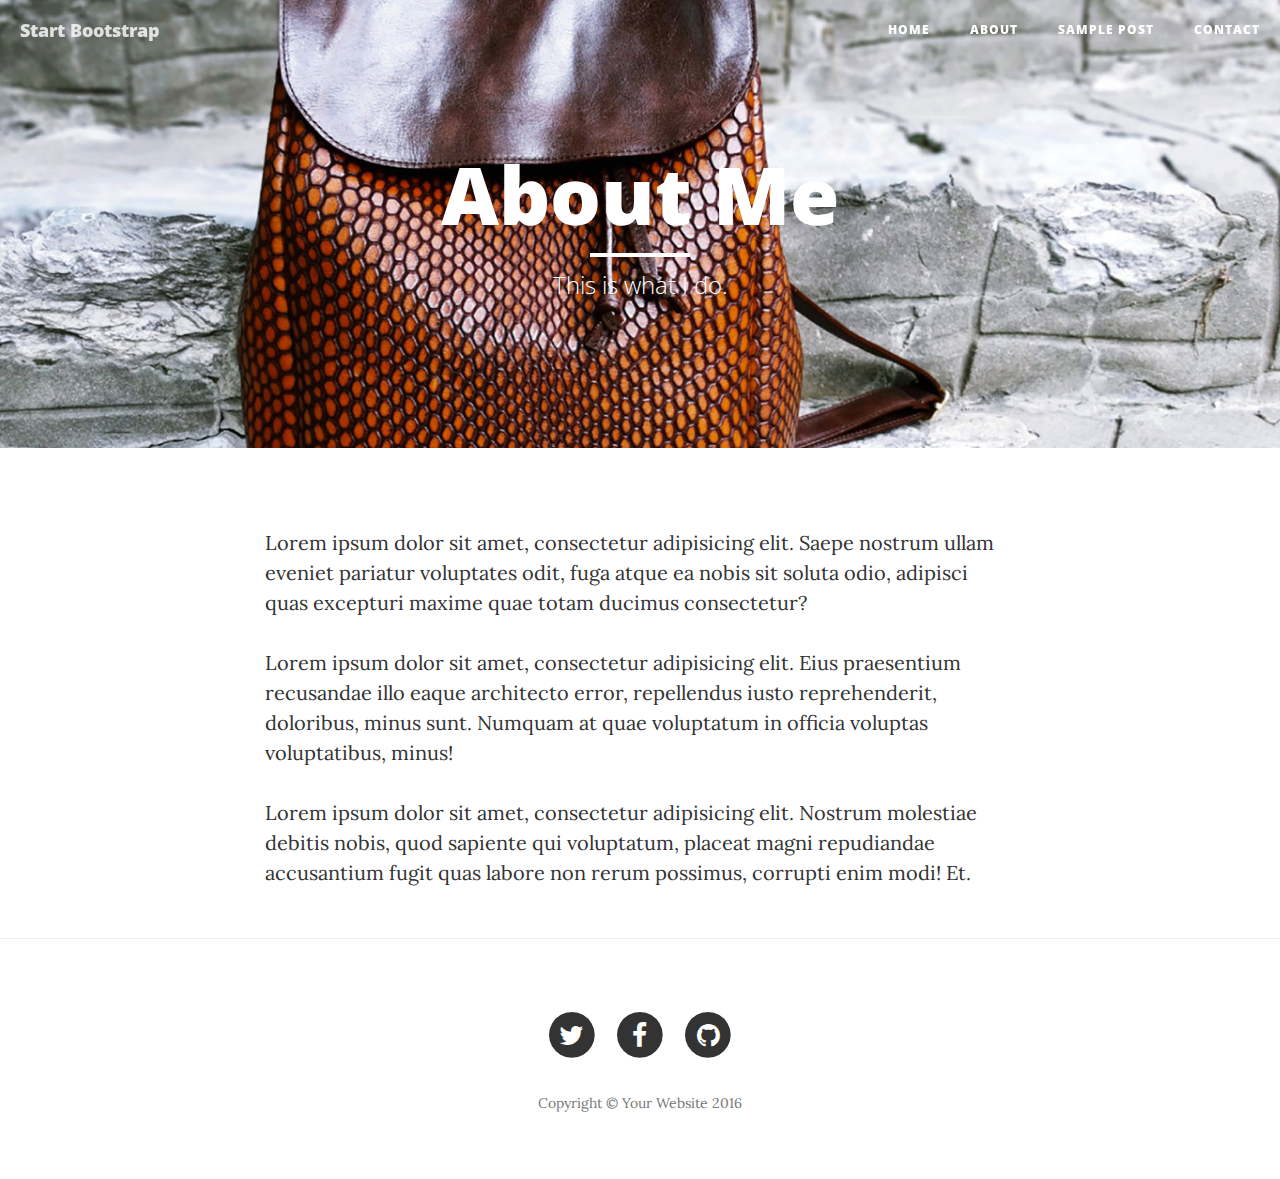
<file: poop/about.html>
<!DOCTYPE html>
<html lang="en">

<head>

    <meta charset="utf-8">
    <meta http-equiv="X-UA-Compatible" content="IE=edge">
    <meta name="viewport" content="width=device-width, initial-scale=1">
    <meta name="description" content="">
    <meta name="author" content="">

    <title>Clean Blog - About</title>

    <!-- Bootstrap Core CSS -->
    <link href="vendor/bootstrap/css/bootstrap.min.css" rel="stylesheet">

    <!-- Theme CSS -->
    <link href="css/clean-blog.min.css" rel="stylesheet">

    <!-- Custom Fonts -->
    <link href="vendor/font-awesome/css/font-awesome.min.css" rel="stylesheet" type="text/css">
    <link href='https://fonts.googleapis.com/css?family=Lora:400,700,400italic,700italic' rel='stylesheet' type='text/css'>
    <link href='https://fonts.googleapis.com/css?family=Open+Sans:300italic,400italic,600italic,700italic,800italic,400,300,600,700,800' rel='stylesheet' type='text/css'>

    <!-- HTML5 Shim and Respond.js IE8 support of HTML5 elements and media queries -->
    <!-- WARNING: Respond.js doesn't work if you view the page via file:// -->
    <!--[if lt IE 9]>
        <script src="https://oss.maxcdn.com/libs/html5shiv/3.7.0/html5shiv.js"></script>
        <script src="https://oss.maxcdn.com/libs/respond.js/1.4.2/respond.min.js"></script>
    <![endif]-->

</head>

<body>

    <!-- Navigation -->
    <nav class="navbar navbar-default navbar-custom navbar-fixed-top">
        <div class="container-fluid">
            <!-- Brand and toggle get grouped for better mobile display -->
            <div class="navbar-header page-scroll">
                <button type="button" class="navbar-toggle" data-toggle="collapse" data-target="#bs-example-navbar-collapse-1">
                    <span class="sr-only">Toggle navigation</span>
                    Menu <i class="fa fa-bars"></i>
                </button>
                <a class="navbar-brand" href="index.html">Start Bootstrap</a>
            </div>

            <!-- Collect the nav links, forms, and other content for toggling -->
            <div class="collapse navbar-collapse" id="bs-example-navbar-collapse-1">
                <ul class="nav navbar-nav navbar-right">
                    <li>
                        <a href="index.html">Home</a>
                    </li>
                    <li>
                        <a href="about.html">About</a>
                    </li>
                    <li>
                        <a href="post.html">Sample Post</a>
                    </li>
                    <li>
                        <a href="contact.html">Contact</a>
                    </li>
                </ul>
            </div>
            <!-- /.navbar-collapse -->
        </div>
        <!-- /.container -->
    </nav>

    <!-- Page Header -->
    <!-- Set your background image for this header on the line below. -->
    <header class="intro-header" style="background-image: url('img/home-bg.jpg')">
        <div class="container">
            <div class="row">
                <div class="col-lg-8 col-lg-offset-2 col-md-10 col-md-offset-1">
                    <div class="page-heading">
                        <h1>About Me</h1>
                        <hr class="small">
                        <span class="subheading">This is what I do.</span>
                    </div>
                </div>
            </div>
        </div>
    </header>

    <!-- Main Content -->
    <div class="container">
        <div class="row">
            <div class="col-lg-8 col-lg-offset-2 col-md-10 col-md-offset-1">
                <p>Lorem ipsum dolor sit amet, consectetur adipisicing elit. Saepe nostrum ullam eveniet pariatur voluptates odit, fuga atque ea nobis sit soluta odio, adipisci quas excepturi maxime quae totam ducimus consectetur?</p>
                <p>Lorem ipsum dolor sit amet, consectetur adipisicing elit. Eius praesentium recusandae illo eaque architecto error, repellendus iusto reprehenderit, doloribus, minus sunt. Numquam at quae voluptatum in officia voluptas voluptatibus, minus!</p>
                <p>Lorem ipsum dolor sit amet, consectetur adipisicing elit. Nostrum molestiae debitis nobis, quod sapiente qui voluptatum, placeat magni repudiandae accusantium fugit quas labore non rerum possimus, corrupti enim modi! Et.</p>
            </div>
        </div>
    </div>

    <hr>

    <!-- Footer -->
    <footer>
        <div class="container">
            <div class="row">
                <div class="col-lg-8 col-lg-offset-2 col-md-10 col-md-offset-1">
                    <ul class="list-inline text-center">
                        <li>
                            <a href="#">
                                <span class="fa-stack fa-lg">
                                    <i class="fa fa-circle fa-stack-2x"></i>
                                    <i class="fa fa-twitter fa-stack-1x fa-inverse"></i>
                                </span>
                            </a>
                        </li>
                        <li>
                            <a href="#">
                                <span class="fa-stack fa-lg">
                                    <i class="fa fa-circle fa-stack-2x"></i>
                                    <i class="fa fa-facebook fa-stack-1x fa-inverse"></i>
                                </span>
                            </a>
                        </li>
                        <li>
                            <a href="#">
                                <span class="fa-stack fa-lg">
                                    <i class="fa fa-circle fa-stack-2x"></i>
                                    <i class="fa fa-github fa-stack-1x fa-inverse"></i>
                                </span>
                            </a>
                        </li>
                    </ul>
                    <p class="copyright text-muted">Copyright &copy; Your Website 2016</p>
                </div>
            </div>
        </div>
    </footer>

    <!-- jQuery -->
    <script src="vendor/jquery/jquery.min.js"></script>

    <!-- Bootstrap Core JavaScript -->
    <script src="vendor/bootstrap/js/bootstrap.min.js"></script>

    <!-- Contact Form JavaScript -->
    <script src="js/jqBootstrapValidation.js"></script>
    <script src="js/contact_me.js"></script>

    <!-- Theme JavaScript -->
    <script src="js/clean-blog.min.js"></script>

</body>

</html>
</file>
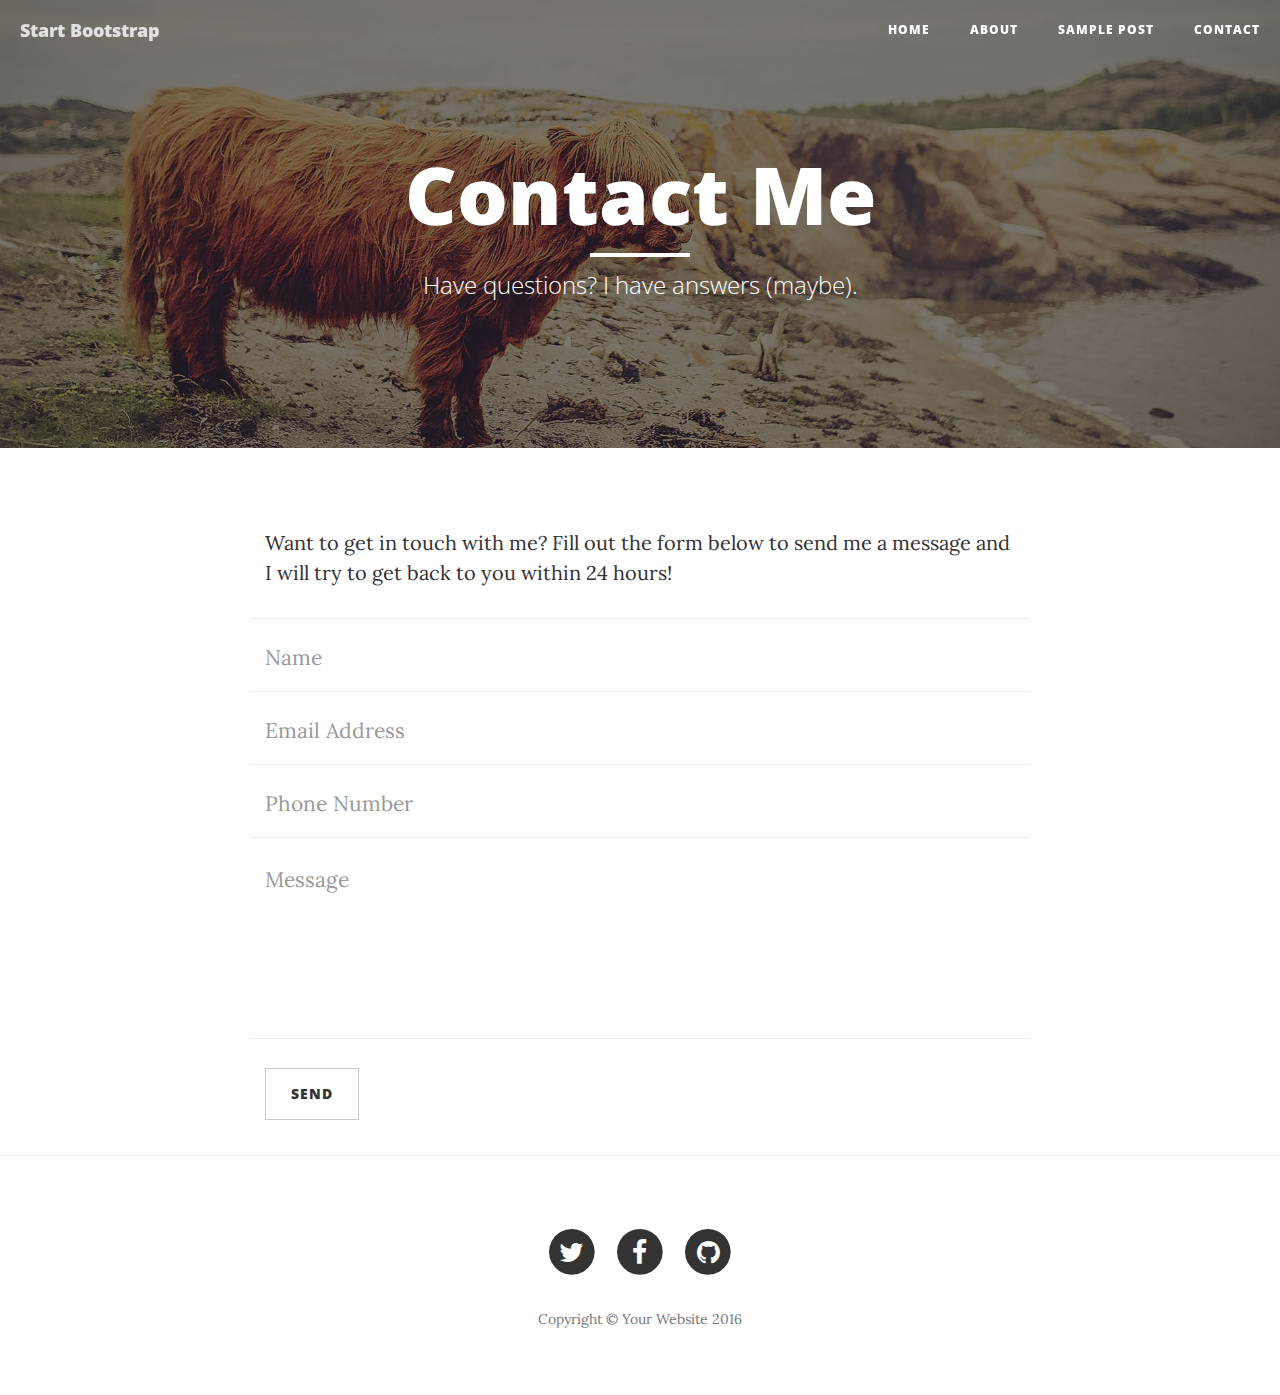
<file: poop/contact.html>
<!DOCTYPE html>
<html lang="en">

<head>

    <meta charset="utf-8">
    <meta http-equiv="X-UA-Compatible" content="IE=edge">
    <meta name="viewport" content="width=device-width, initial-scale=1">
    <meta name="description" content="">
    <meta name="author" content="">

    <title>Clean Blog - Contact</title>

    <!-- Bootstrap Core CSS -->
    <link href="vendor/bootstrap/css/bootstrap.min.css" rel="stylesheet">

    <!-- Theme CSS -->
    <link href="css/clean-blog.min.css" rel="stylesheet">

    <!-- Custom Fonts -->
    <link href="vendor/font-awesome/css/font-awesome.min.css" rel="stylesheet" type="text/css">
    <link href='https://fonts.googleapis.com/css?family=Lora:400,700,400italic,700italic' rel='stylesheet' type='text/css'>
    <link href='https://fonts.googleapis.com/css?family=Open+Sans:300italic,400italic,600italic,700italic,800italic,400,300,600,700,800' rel='stylesheet' type='text/css'>

    <!-- HTML5 Shim and Respond.js IE8 support of HTML5 elements and media queries -->
    <!-- WARNING: Respond.js doesn't work if you view the page via file:// -->
    <!--[if lt IE 9]>
        <script src="https://oss.maxcdn.com/libs/html5shiv/3.7.0/html5shiv.js"></script>
        <script src="https://oss.maxcdn.com/libs/respond.js/1.4.2/respond.min.js"></script>
    <![endif]-->

</head>

<body>

    <!-- Navigation -->
    <nav class="navbar navbar-default navbar-custom navbar-fixed-top">
        <div class="container-fluid">
            <!-- Brand and toggle get grouped for better mobile display -->
            <div class="navbar-header page-scroll">
                <button type="button" class="navbar-toggle" data-toggle="collapse" data-target="#bs-example-navbar-collapse-1">
                    <span class="sr-only">Toggle navigation</span>
                    Menu <i class="fa fa-bars"></i>
                </button>
                <a class="navbar-brand" href="index.html">Start Bootstrap</a>
            </div>

            <!-- Collect the nav links, forms, and other content for toggling -->
            <div class="collapse navbar-collapse" id="bs-example-navbar-collapse-1">
                <ul class="nav navbar-nav navbar-right">
                    <li>
                        <a href="index.html">Home</a>
                    </li>
                    <li>
                        <a href="about.html">About</a>
                    </li>
                    <li>
                        <a href="post.html">Sample Post</a>
                    </li>
                    <li>
                        <a href="contact.html">Contact</a>
                    </li>
                </ul>
            </div>
            <!-- /.navbar-collapse -->
        </div>
        <!-- /.container -->
    </nav>

    <!-- Page Header -->
    <!-- Set your background image for this header on the line below. -->
    <header class="intro-header" style="background-image: url('img/contact-bg.jpg')">
        <div class="container">
            <div class="row">
                <div class="col-lg-8 col-lg-offset-2 col-md-10 col-md-offset-1">
                    <div class="page-heading">
                        <h1>Contact Me</h1>
                        <hr class="small">
                        <span class="subheading">Have questions? I have answers (maybe).</span>
                    </div>
                </div>
            </div>
        </div>
    </header>

    <!-- Main Content -->
    <div class="container">
        <div class="row">
            <div class="col-lg-8 col-lg-offset-2 col-md-10 col-md-offset-1">
                <p>Want to get in touch with me? Fill out the form below to send me a message and I will try to get back to you within 24 hours!</p>
                <!-- Contact Form - Enter your email address on line 19 of the mail/contact_me.php file to make this form work. -->
                <!-- WARNING: Some web hosts do not allow emails to be sent through forms to common mail hosts like Gmail or Yahoo. It's recommended that you use a private domain email address! -->
                <!-- NOTE: To use the contact form, your site must be on a live web host with PHP! The form will not work locally! -->
                <form name="sentMessage" id="contactForm" novalidate>
                    <div class="row control-group">
                        <div class="form-group col-xs-12 floating-label-form-group controls">
                            <label>Name</label>
                            <input type="text" class="form-control" placeholder="Name" id="name" required data-validation-required-message="Please enter your name.">
                            <p class="help-block text-danger"></p>
                        </div>
                    </div>
                    <div class="row control-group">
                        <div class="form-group col-xs-12 floating-label-form-group controls">
                            <label>Email Address</label>
                            <input type="email" class="form-control" placeholder="Email Address" id="email" required data-validation-required-message="Please enter your email address.">
                            <p class="help-block text-danger"></p>
                        </div>
                    </div>
                    <div class="row control-group">
                        <div class="form-group col-xs-12 floating-label-form-group controls">
                            <label>Phone Number</label>
                            <input type="tel" class="form-control" placeholder="Phone Number" id="phone" required data-validation-required-message="Please enter your phone number.">
                            <p class="help-block text-danger"></p>
                        </div>
                    </div>
                    <div class="row control-group">
                        <div class="form-group col-xs-12 floating-label-form-group controls">
                            <label>Message</label>
                            <textarea rows="5" class="form-control" placeholder="Message" id="message" required data-validation-required-message="Please enter a message."></textarea>
                            <p class="help-block text-danger"></p>
                        </div>
                    </div>
                    <br>
                    <div id="success"></div>
                    <div class="row">
                        <div class="form-group col-xs-12">
                            <button type="submit" class="btn btn-default">Send</button>
                        </div>
                    </div>
                </form>
            </div>
        </div>
    </div>

    <hr>

    <!-- Footer -->
    <footer>
        <div class="container">
            <div class="row">
                <div class="col-lg-8 col-lg-offset-2 col-md-10 col-md-offset-1">
                    <ul class="list-inline text-center">
                        <li>
                            <a href="#">
                                <span class="fa-stack fa-lg">
                                    <i class="fa fa-circle fa-stack-2x"></i>
                                    <i class="fa fa-twitter fa-stack-1x fa-inverse"></i>
                                </span>
                            </a>
                        </li>
                        <li>
                            <a href="#">
                                <span class="fa-stack fa-lg">
                                    <i class="fa fa-circle fa-stack-2x"></i>
                                    <i class="fa fa-facebook fa-stack-1x fa-inverse"></i>
                                </span>
                            </a>
                        </li>
                        <li>
                            <a href="#">
                                <span class="fa-stack fa-lg">
                                    <i class="fa fa-circle fa-stack-2x"></i>
                                    <i class="fa fa-github fa-stack-1x fa-inverse"></i>
                                </span>
                            </a>
                        </li>
                    </ul>
                    <p class="copyright text-muted">Copyright &copy; Your Website 2016</p>
                </div>
            </div>
        </div>
    </footer>

    <!-- jQuery -->
    <script src="vendor/jquery/jquery.min.js"></script>

    <!-- Bootstrap Core JavaScript -->
    <script src="vendor/bootstrap/js/bootstrap.min.js"></script>

    <!-- Contact Form JavaScript -->
    <script src="js/jqBootstrapValidation.js"></script>
    <script src="js/contact_me.js"></script>

    <!-- Theme JavaScript -->
    <script src="js/clean-blog.min.js"></script>

</body>

</html>
</file>
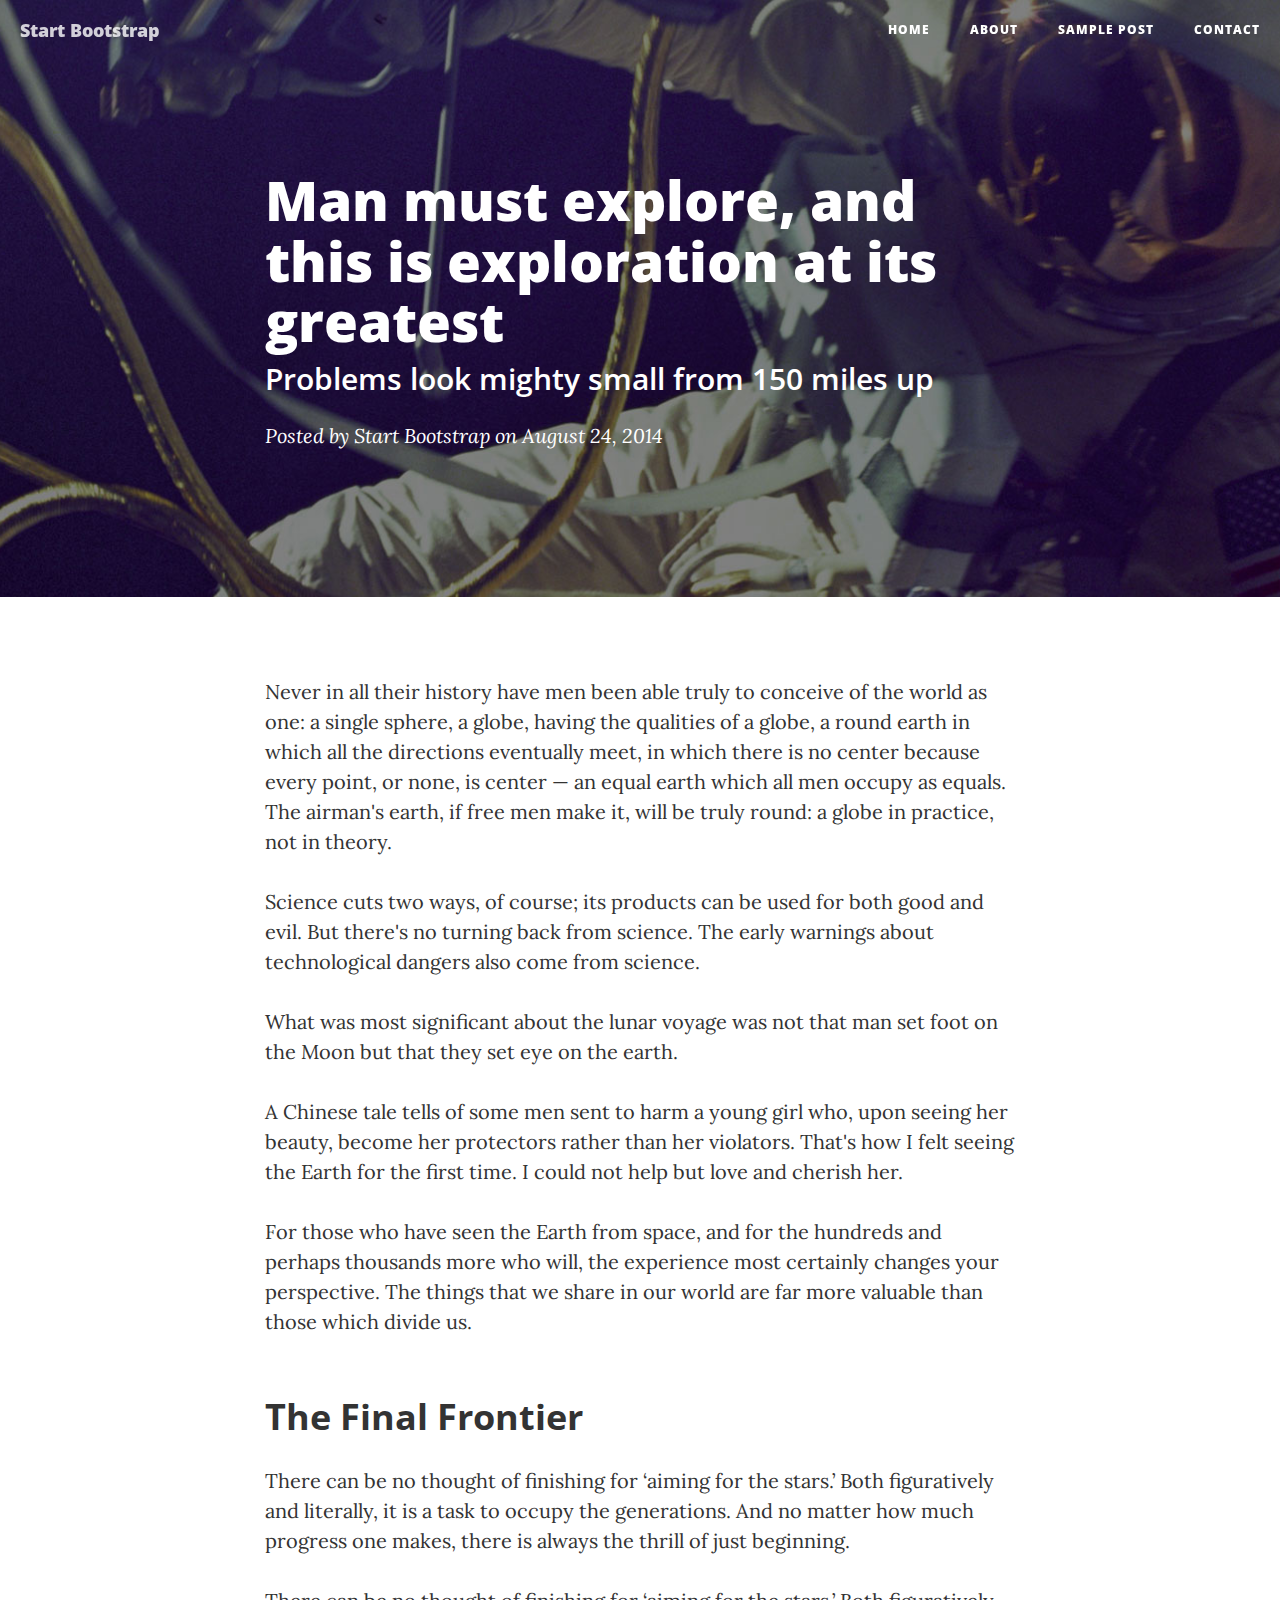
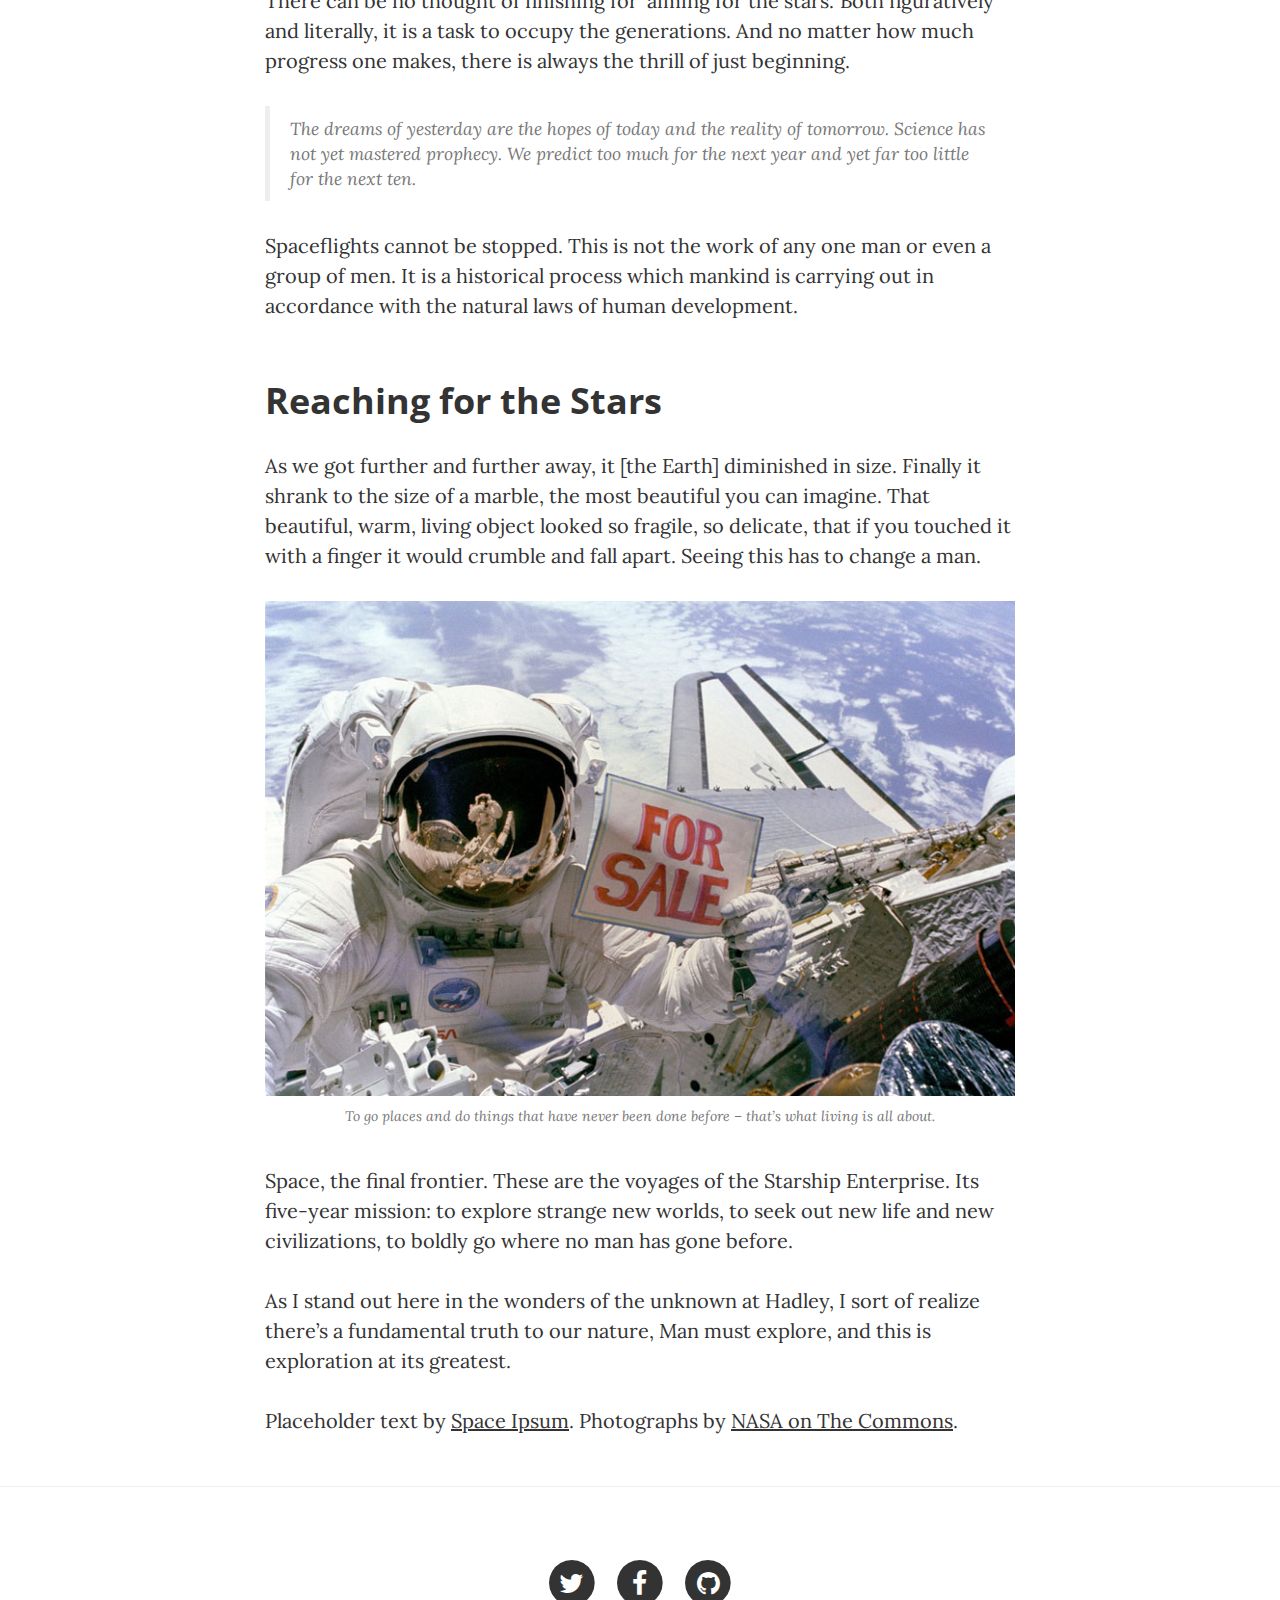
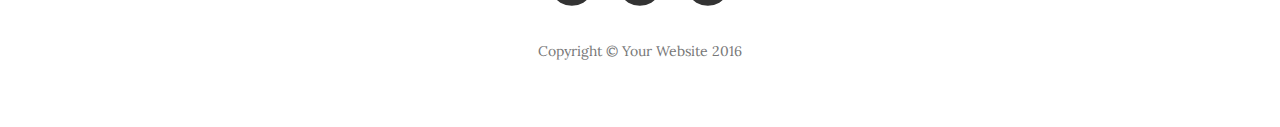
<file: poop/post.html>
<!DOCTYPE html>
<html lang="en">

<head>

    <meta charset="utf-8">
    <meta http-equiv="X-UA-Compatible" content="IE=edge">
    <meta name="viewport" content="width=device-width, initial-scale=1">
    <meta name="description" content="">
    <meta name="author" content="">

    <title>Clean Blog - Sample Post</title>

    <!-- Bootstrap Core CSS -->
    <link href="vendor/bootstrap/css/bootstrap.min.css" rel="stylesheet">

    <!-- Theme CSS -->
    <link href="css/clean-blog.min.css" rel="stylesheet">

    <!-- Custom Fonts -->
    <link href="vendor/font-awesome/css/font-awesome.min.css" rel="stylesheet" type="text/css">
    <link href='https://fonts.googleapis.com/css?family=Lora:400,700,400italic,700italic' rel='stylesheet' type='text/css'>
    <link href='https://fonts.googleapis.com/css?family=Open+Sans:300italic,400italic,600italic,700italic,800italic,400,300,600,700,800' rel='stylesheet' type='text/css'>

    <!-- HTML5 Shim and Respond.js IE8 support of HTML5 elements and media queries -->
    <!-- WARNING: Respond.js doesn't work if you view the page via file:// -->
    <!--[if lt IE 9]>
        <script src="https://oss.maxcdn.com/libs/html5shiv/3.7.0/html5shiv.js"></script>
        <script src="https://oss.maxcdn.com/libs/respond.js/1.4.2/respond.min.js"></script>
    <![endif]-->

</head>

<body>

    <!-- Navigation -->
    <nav class="navbar navbar-default navbar-custom navbar-fixed-top">
        <div class="container-fluid">
            <!-- Brand and toggle get grouped for better mobile display -->
            <div class="navbar-header page-scroll">
                <button type="button" class="navbar-toggle" data-toggle="collapse" data-target="#bs-example-navbar-collapse-1">
                    <span class="sr-only">Toggle navigation</span>
                    Menu <i class="fa fa-bars"></i>
                </button>
                <a class="navbar-brand" href="index.html">Start Bootstrap</a>
            </div>

            <!-- Collect the nav links, forms, and other content for toggling -->
            <div class="collapse navbar-collapse" id="bs-example-navbar-collapse-1">
                <ul class="nav navbar-nav navbar-right">
                    <li>
                        <a href="index.html">Home</a>
                    </li>
                    <li>
                        <a href="about.html">About</a>
                    </li>
                    <li>
                        <a href="post.html">Sample Post</a>
                    </li>
                    <li>
                        <a href="contact.html">Contact</a>
                    </li>
                </ul>
            </div>
            <!-- /.navbar-collapse -->
        </div>
        <!-- /.container -->
    </nav>

    <!-- Page Header -->
    <!-- Set your background image for this header on the line below. -->
    <header class="intro-header" style="background-image: url('img/post-bg.jpg')">
        <div class="container">
            <div class="row">
                <div class="col-lg-8 col-lg-offset-2 col-md-10 col-md-offset-1">
                    <div class="post-heading">
                        <h1>Man must explore, and this is exploration at its greatest</h1>
                        <h2 class="subheading">Problems look mighty small from 150 miles up</h2>
                        <span class="meta">Posted by <a href="#">Start Bootstrap</a> on August 24, 2014</span>
                    </div>
                </div>
            </div>
        </div>
    </header>

    <!-- Post Content -->
    <article>
        <div class="container">
            <div class="row">
                <div class="col-lg-8 col-lg-offset-2 col-md-10 col-md-offset-1">
                    <p>Never in all their history have men been able truly to conceive of the world as one: a single sphere, a globe, having the qualities of a globe, a round earth in which all the directions eventually meet, in which there is no center because every point, or none, is center — an equal earth which all men occupy as equals. The airman's earth, if free men make it, will be truly round: a globe in practice, not in theory.</p>

                    <p>Science cuts two ways, of course; its products can be used for both good and evil. But there's no turning back from science. The early warnings about technological dangers also come from science.</p>

                    <p>What was most significant about the lunar voyage was not that man set foot on the Moon but that they set eye on the earth.</p>

                    <p>A Chinese tale tells of some men sent to harm a young girl who, upon seeing her beauty, become her protectors rather than her violators. That's how I felt seeing the Earth for the first time. I could not help but love and cherish her.</p>

                    <p>For those who have seen the Earth from space, and for the hundreds and perhaps thousands more who will, the experience most certainly changes your perspective. The things that we share in our world are far more valuable than those which divide us.</p>

                    <h2 class="section-heading">The Final Frontier</h2>

                    <p>There can be no thought of finishing for ‘aiming for the stars.’ Both figuratively and literally, it is a task to occupy the generations. And no matter how much progress one makes, there is always the thrill of just beginning.</p>

                    <p>There can be no thought of finishing for ‘aiming for the stars.’ Both figuratively and literally, it is a task to occupy the generations. And no matter how much progress one makes, there is always the thrill of just beginning.</p>

                    <blockquote>The dreams of yesterday are the hopes of today and the reality of tomorrow. Science has not yet mastered prophecy. We predict too much for the next year and yet far too little for the next ten.</blockquote>

                    <p>Spaceflights cannot be stopped. This is not the work of any one man or even a group of men. It is a historical process which mankind is carrying out in accordance with the natural laws of human development.</p>

                    <h2 class="section-heading">Reaching for the Stars</h2>

                    <p>As we got further and further away, it [the Earth] diminished in size. Finally it shrank to the size of a marble, the most beautiful you can imagine. That beautiful, warm, living object looked so fragile, so delicate, that if you touched it with a finger it would crumble and fall apart. Seeing this has to change a man.</p>

                    <a href="#">
                        <img class="img-responsive" src="img/post-sample-image.jpg" alt="">
                    </a>
                    <span class="caption text-muted">To go places and do things that have never been done before – that’s what living is all about.</span>

                    <p>Space, the final frontier. These are the voyages of the Starship Enterprise. Its five-year mission: to explore strange new worlds, to seek out new life and new civilizations, to boldly go where no man has gone before.</p>

                    <p>As I stand out here in the wonders of the unknown at Hadley, I sort of realize there’s a fundamental truth to our nature, Man must explore, and this is exploration at its greatest.</p>

                    <p>Placeholder text by <a href="http://spaceipsum.com/">Space Ipsum</a>. Photographs by <a href="https://www.flickr.com/photos/nasacommons/">NASA on The Commons</a>.</p>
                </div>
            </div>
        </div>
    </article>

    <hr>

    <!-- Footer -->
    <footer>
        <div class="container">
            <div class="row">
                <div class="col-lg-8 col-lg-offset-2 col-md-10 col-md-offset-1">
                    <ul class="list-inline text-center">
                        <li>
                            <a href="#">
                                <span class="fa-stack fa-lg">
                                    <i class="fa fa-circle fa-stack-2x"></i>
                                    <i class="fa fa-twitter fa-stack-1x fa-inverse"></i>
                                </span>
                            </a>
                        </li>
                        <li>
                            <a href="#">
                                <span class="fa-stack fa-lg">
                                    <i class="fa fa-circle fa-stack-2x"></i>
                                    <i class="fa fa-facebook fa-stack-1x fa-inverse"></i>
                                </span>
                            </a>
                        </li>
                        <li>
                            <a href="#">
                                <span class="fa-stack fa-lg">
                                    <i class="fa fa-circle fa-stack-2x"></i>
                                    <i class="fa fa-github fa-stack-1x fa-inverse"></i>
                                </span>
                            </a>
                        </li>
                    </ul>
                    <p class="copyright text-muted">Copyright &copy; Your Website 2016</p>
                </div>
            </div>
        </div>
    </footer>

    <!-- jQuery -->
    <script src="vendor/jquery/jquery.min.js"></script>

    <!-- Bootstrap Core JavaScript -->
    <script src="vendor/bootstrap/js/bootstrap.min.js"></script>

    <!-- Contact Form JavaScript -->
    <script src="js/jqBootstrapValidation.js"></script>
    <script src="js/contact_me.js"></script>

    <!-- Theme JavaScript -->
    <script src="js/clean-blog.min.js"></script>

</body>

</html>
</file>
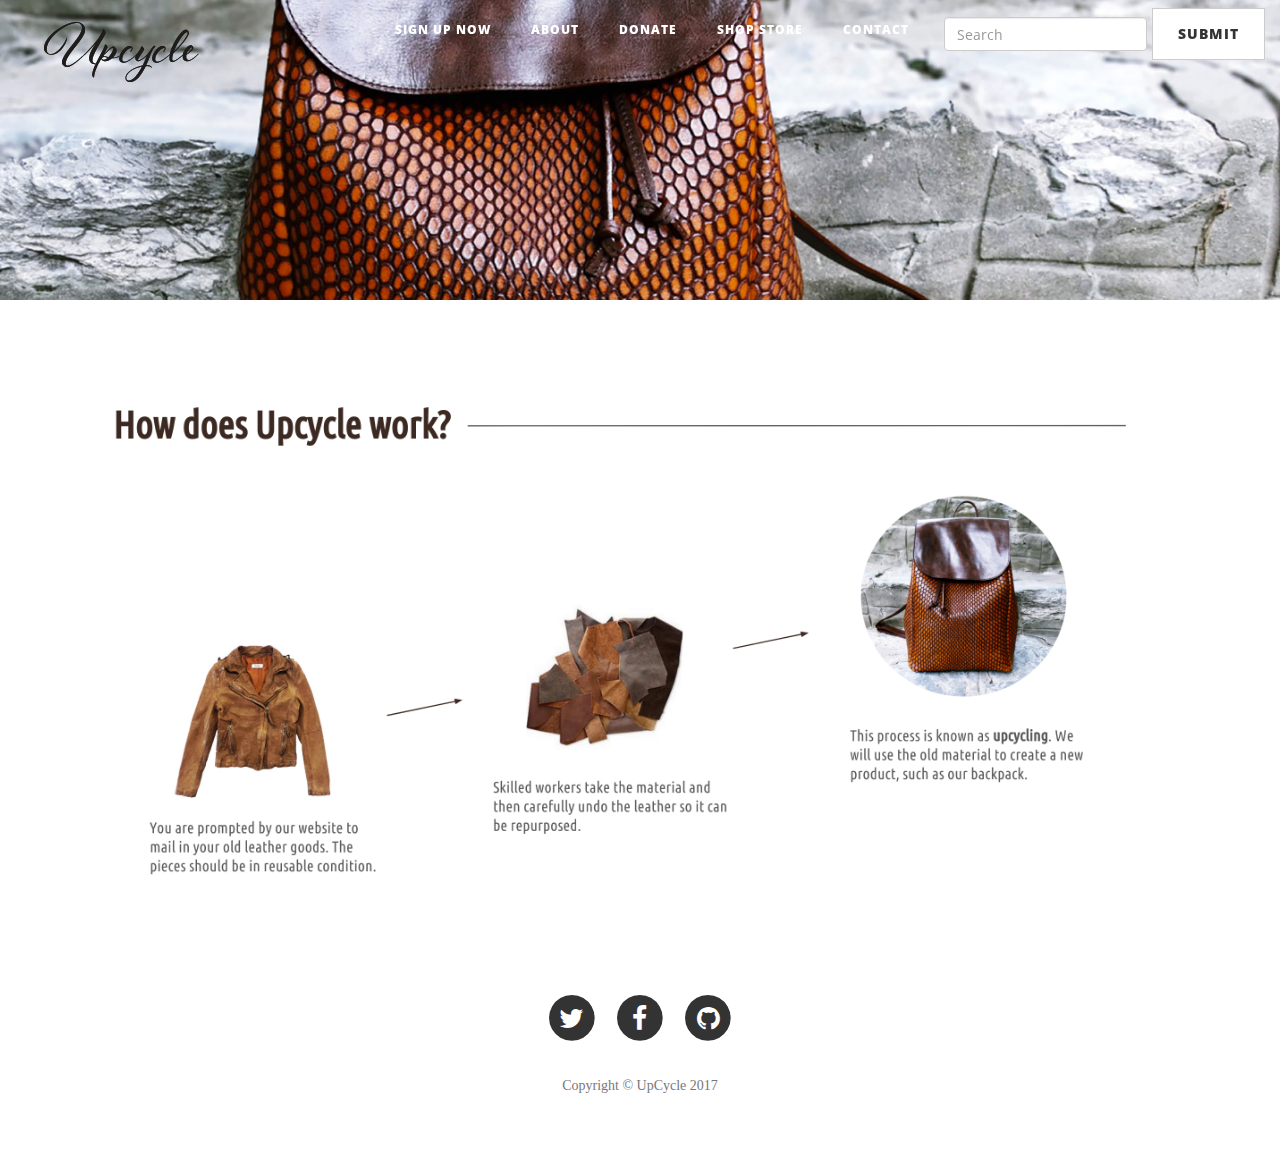
<file: product/about.html>
<!DOCTYPE html>
<html lang="en">

<head>

    <meta charset="utf-8">
    <meta http-equiv="X-UA-Compatible" content="IE=edge">
    <meta name="viewport" content="width=device-width, initial-scale=1">
    <meta name="description" content="">
    <meta name="author" content="">

    <title>Upcycle</title>

    <!-- Bootstrap Core CSS -->
    <link href="vendor/bootstrap/css/bootstrap.min.css" rel="stylesheet">

    <!-- Theme CSS -->
    <link href="css/clean-blog.min.css" rel="stylesheet">
    <link href="css/myversion.css" rel="stylesheet">

    <!-- Custom Fonts -->
    <link href="vendor/font-awesome/css/font-awesome.min.css" rel="stylesheet" type="text/css">
    <link href='https://fonts.googleapis.com/css?family=Lora:400,700,400italic,700italic' rel='stylesheet' type='text/css'>
    <link href='https://fonts.googleapis.com/css?family=Open+Sans:300italic,400italic,600italic,700italic,800italic,400,300,600,700,800' rel='stylesheet' type='text/css'>

    <!-- HTML5 Shim and Respond.js IE8 support of HTML5 elements and media queries -->
    <!-- WARNING: Respond.js doesn't work if you view the page via file:// -->
    <!--[if lt IE 9]>
        <script src="https://oss.maxcdn.com/libs/html5shiv/3.7.0/html5shiv.js"></script>
        <script src="https://oss.maxcdn.com/libs/respond.js/1.4.2/respond.min.js"></script>
    <![endif]-->

</head>

<body>

    <!-- Navigation -->
    <nav class="navbar navbar-default navbar-custom navbar-fixed-top">
        <div class="container-fluid">
            <!-- Brand and toggle get grouped for better mobile display -->
            <div class="navbar-header page-scroll">
                <button type="button" class="navbar-toggle" data-toggle="collapse" data-target="#bs-example-navbar-collapse-1">
                    <span class="sr-only">Toggle navigation</span>
                    Menu <i class="fa fa-bars"></i>
                </button>
              
                <a class="navbar-brand" href="index.html">
                    <img class="img-portfolio img-responsive" src="img/upcycle_logo.png">
                </a>
            </div>

            <!-- Collect the nav links, forms, and other content for toggling -->
            <div class="collapse navbar-collapse" id="bs-example-navbar-collapse-1">
                <ul class="nav navbar-nav navbar-right">
                    <li>
                        <a href="index.html">Sign Up Now</a>
                    </li>
                    <li>
                        <a href="about.html">About</a>
                    </li>
                    <li>
                        <a href="donate.html">Donate</a>
                    </li>
                    <li>
                        <a href="shopstore.html">Shop Store</a>
                    </li>
                    <li>
                        <a href="contact.html">Contact</a>
                    </li>
                    <li>    
                        <form class="navbar-form navbar-left" role="search">
                            <div class="form-group">
                                <input type="text" class="form-control" placeholder="Search">
                            </div>
                            <button type="submit" class="btn btn-default">Submit</button>
                        </form>
                    </li>
                </ul>
            </div>
            <!-- /.navbar-collapse -->
        </div>
        <!-- /.container -->
    </nav>

    <!-- Page Header -->
    <!-- Set your background image for this header on the line below. -->
    <header class="intro-header" style="background-image: url('img/home-bg.jpg')">
        <div class="container">
            <div class="row">
                <div class="col-lg-8 col-lg-offset-2 col-md-10 col-md-offset-1">
                    <div class="site-heading">
            
                       
                        
                    </div>
                </div>
            </div>
        </div>
    </header>

  <!-- 
    <div class="container">
        <div class="row">
            <div class="col-lg-8 col-lg-offset-2 col-md-10 col-md-offset-1">
                <div class="post-preview">
                    <a href="post.html">
                        <h2 class="post-title">
                            Man must explore, and this is exploration at its greatest
                        </h2>
                        <h3 class="post-subtitle">
                            Problems look mighty small from 150 miles up
                        </h3>
                    </a>
                    <p class="post-meta">Posted by <a href="#">Start Bootstrap</a> on September 24, 2014</p>
                </div>
                <hr>
                <div class="post-preview">
                    <a href="post.html">
                        <h2 class="post-title">
                            I believe every human has a finite number of heartbeats. I don't intend to waste any of mine.
                        </h2>
                    </a>
                    <p class="post-meta">Posted by <a href="#">Start Bootstrap</a> on September 18, 2014</p>
                </div>
                <hr>
                <div class="post-preview">
                    <a href="post.html">
                        <h2 class="post-title">
                            Science has not yet mastered prophecy
                        </h2>
                        <h3 class="post-subtitle">
                            We predict too much for the next year and yet far too little for the next ten.
                        </h3>
                    </a>
                    <p class="post-meta">Posted by <a href="#">Start Bootstrap</a> on August 24, 2014</p>
                </div>
                <hr>
                <div class="post-preview">
                    <a href="post.html">
                        <h2 class="post-title">
                            Failure is not an option
                        </h2>
                        <h3 class="post-subtitle">
                            Many say exploration is part of our destiny, but it’s actually our duty to future generations.
                        </h3>
                    </a>
                    <p class="post-meta">Posted by <a href="#">Start Bootstrap</a> on July 8, 2014</p>
                </div>
                <hr>
                <!-- Pager 
                <ul class="pager">
                    <li class="next">
                        <a href="#">Older Posts &rarr;</a>
                    </li> -->
                </ul>
            </div>
        </div>
    </div> 


   <div class="container">
        <div class="row">
            <div class="col-xs-12">
                <img src="img/img_explanation.jpg" alt="Img_explanation" class="img-responsive">
              </div>
           
    <!-- Footer -->
    <footer>
        <div class="container">
            <div class="row">
                <div class="col-lg-8 col-lg-offset-2 col-md-10 col-md-offset-1">
                    <ul class="list-inline text-center">
                        <li>
                            <a href="#">
                                <span class="fa-stack fa-lg">
                                    <i class="fa fa-circle fa-stack-2x"></i>
                                    <i class="fa fa-twitter fa-stack-1x fa-inverse"></i>
                                </span>
                            </a>
                        </li>
                        <li>
                            <a href="#">
                                <span class="fa-stack fa-lg">
                                    <i class="fa fa-circle fa-stack-2x"></i>
                                    <i class="fa fa-facebook fa-stack-1x fa-inverse"></i>
                                </span>
                            </a>
                        </li>
                        <li>
                            <a href="#">
                                <span class="fa-stack fa-lg">
                                    <i class="fa fa-circle fa-stack-2x"></i>
                                    <i class="fa fa-github fa-stack-1x fa-inverse"></i>
                                </span>
                            </a>
                        </li>
                    </ul>
                    <p class="copyright text-muted">Copyright &copy; UpCycle 2017</p>
                </div>
            </div>
        </div>
    </footer>

    <!-- jQuery -->
    <script src="vendor/jquery/jquery.min.js"></script>

    <!-- Bootstrap Core JavaScript -->
    <script src="vendor/bootstrap/js/bootstrap.min.js"></script>

    <!-- Contact Form JavaScript -->
    <script src="js/jqBootstrapValidation.js"></script>
    <script src="js/contact_me.js"></script>

    <!-- Theme JavaScript -->
    <script src="js/clean-blog.min.js"></script>

</body>

</html>
</file>
<file: product/css/myversion.css>
.btn {
    border-radius: 10px
    min-height: 100px;
}

.b {
    border-top: 60px solid transparent;
    border-bottom: 60px solid transparent;
    border-left: 60px solid black;
    width: 0;
    height: 0;
	}
</file>
<file: css/stylish-portfolio.css>
/*!
 * Start Bootstrap - Stylish Portfolio (http://startbootstrap.com/)
 * Copyright 2013-2016 Start Bootstrap
 * Licensed under MIT (https://github.com/BlackrockDigital/startbootstrap/blob/gh-pages/LICENSE)
 */

/* Global Styles */

html,
body {
    width: 100%;
    height: 100%;
}

body {
    font-family: "Source Sans Pro","Helvetica Neue",Helvetica,Arial,sans-serif;
}

.text-vertical-center {
    display: table-cell;
    text-align: center;
    vertical-align: middle;
}

.text-vertical-center h1 {
    margin: 0;
    padding: 0;
    font-size: 4.5em;
    font-weight: 700;
}

/* Custom Button Styles */

.btn-dark {
    border-radius: 0;
    color: #fff;
    background-color: rgba(0,0,0,0.4);
}

.btn-dark:hover,
.btn-dark:focus,
.btn-dark:active {
    color: #fff;
    background-color: rgba(0,0,0,0.7);
}

.scroll-arrow color-weight-dark {}

.btn-light {
    border-radius: 0;
    color: #333;
    background-color: rgb(255,255,255);
}

.btn-light:hover,
.btn-light:focus,
.btn-light:active {
    color: #333;
    background-color: rgba(255,255,255,0.8);
}

/* Custom Horizontal Rule */

hr.small {
    max-width: 100px;
}

/* Side Menu */

#sidebar-wrapper {
    z-index: 1000;
    position: fixed;
    right: 0;
    width: 250px;
    height: 100%;
    transform: translateX(250px);
    overflow-y: auto;
    background: #222;
    -webkit-transition: all 0.4s ease 0s;
    -moz-transition: all 0.4s ease 0s;
    -ms-transition: all 0.4s ease 0s;
    -o-transition: all 0.4s ease 0s;
    transition: all 0.4s ease 0s;
}

.sidebar-nav {
    position: absolute;
    top: 0;
    width: 250px;
    margin: 0;
    padding: 0;
    list-style: none;
}

.sidebar-nav li {
    text-indent: 20px;
    line-height: 40px;
}

.sidebar-nav li a {
    display: block;
    text-decoration: none;
    color: #999;
}

.sidebar-nav li a:hover {
    text-decoration: none;
    color: #fff;
    background: rgba(255,255,255,0.2);
}

.sidebar-nav li a:active,
.sidebar-nav li a:focus {
    text-decoration: none;
}

.sidebar-nav > .sidebar-brand {
    height: 55px;
    font-size: 18px;
    line-height: 55px;
}

.sidebar-nav > .sidebar-brand a {
    color: #999;
}

.sidebar-nav > .sidebar-brand a:hover {
    color: #fff;
    background: none;
}

#menu-toggle {
    z-index: 1;
    position: fixed;
    top: 0;
    right: 0;
   
}

#sidebar-wrapper.active {
    right: 250px;
    width: 250px;
    -webkit-transition: all 0.4s ease 0s;
    -moz-transition: all 0.4s ease 0s;
    -ms-transition: all 0.4s ease 0s;
    -o-transition: all 0.4s ease 0s;
    transition: all 0.4s ease 0s;
}

.toggle {
    margin: 5px 5px 0 0;
}

/* Header */

.header {
    display: table;
    position: relative;
    width: 100%;
    height: 100%;
    background: url(../img/bg.jpg) no-repeat center center scroll;
    -webkit-background-size: cover;
    -moz-background-size: cover;
    background-size: cover;
    -o-background-size: cover;
}


/* About */

.about {
    padding: 50px 0;
}

/* Services */

.services {
    padding: 50px 0;
}

.service-item {
    margin-bottom: 30px;
}


/* Callout */

.callout {
    display: table;
    width: 100%;
    height: 500px;
    color: #fff;
    background: url(../img/callout.jpg) no-repeat center center scroll;
    -webkit-background-size: cover;
    -moz-background-size: cover;
    background-size: cover;
    -o-background-size: cover;
}

/* Portfolio */

.portfolio {
    padding: 5px 0;
}

.portfolio-item {
    margin-bottom: 20px;
}

.img-portfolio {
    margin: 20 px;
}

.img-portfolio:hover {
    opacity: 0.8;
}

/* Call to Action */

.call-to-action {
    padding: 50px 0;
}

.call-to-action .btn {
    margin: 10px;
}

/* Map */

.map {
    height: 500px;
}

@media(max-width:768px) {
    .map {
        height: 75%;
    }
}

.map iframe {
    pointer-events: none;
}

/* Footer */

footer {
    padding: 100px 0;
}

#to-top {
  display: none;
  position: fixed;
  bottom: 5px;
  right: 5px;
}
</file>
<file: poop/css/clean-blog.min.css>
/*!
 * Start Bootstrap - Clean Blog v3.3.7+1 (http://startbootstrap.com/template-overviews/clean-blog)
 * Copyright 2013-2017 Start Bootstrap
 * Licensed under MIT (https://github.com/BlackrockDigital/startbootstrap/blob/gh-pages/LICENSE)
 */a,body{color:#333}.navbar-custom .nav li a,.navbar-custom .navbar-brand,h1,h2,h3,h4,h5,h6{font-weight:800}.caption,.intro-header .page-heading,.intro-header .site-heading,footer .copyright{text-align:center}body{font-family:Lora,'Times New Roman',serif;font-size:20px;-webkit-tap-highlight-color:#0085A1}.intro-header .page-heading .subheading,.intro-header .post-heading .subheading,.intro-header .site-heading .subheading,.navbar-custom,h1,h2,h3,h4,h5,h6{font-family:'Open Sans','Helvetica Neue',Helvetica,Arial,sans-serif}p{line-height:1.5;margin:30px 0}p a{text-decoration:underline}a:focus,a:hover{color:#0085A1}a img:focus,a img:hover{cursor:zoom-in}blockquote{color:#777;font-style:italic}hr.small{max-width:100px;margin:15px auto;border-width:4px;border-color:#fff}.navbar-custom{position:absolute;top:0;left:0;width:100%;z-index:3}.navbar-custom .navbar-header .navbar-toggle{color:#777;font-weight:800;text-transform:uppercase;font-size:12px}.navbar-custom .nav li a{text-transform:uppercase;font-size:12px;letter-spacing:1px}@media only screen and (min-width:768px){.navbar-custom{background:0 0;border-bottom:1px solid transparent}.navbar-custom .navbar-brand{color:#fff;padding:20px}.navbar-custom .navbar-brand:focus,.navbar-custom .navbar-brand:hover{color:rgba(255,255,255,.8)}.navbar-custom .nav li a{color:#fff;padding:20px}.navbar-custom .nav li a:focus,.navbar-custom .nav li a:hover{color:rgba(255,255,255,.8)}.navbar-custom .nav li ul.dropdown-menu a{color:#333}.navbar-custom .nav li ul.dropdown-menu a:focus,.navbar-custom .nav li ul.dropdown-menu a:hover{color:#0085A1}}@media only screen and (min-width:1170px){.navbar-custom{-webkit-transition:background-color .3s;-moz-transition:background-color .3s;transition:background-color .3s;-webkit-transform:translate3d(0,0,0);-moz-transform:translate3d(0,0,0);-ms-transform:translate3d(0,0,0);-o-transform:translate3d(0,0,0);transform:translate3d(0,0,0);-webkit-backface-visibility:hidden;backface-visibility:hidden}.navbar-custom.is-fixed{position:fixed;top:-61px;background-color:rgba(255,255,255,.9);border-bottom:1px solid #f2f2f2;-webkit-transition:-webkit-transform .3s;-moz-transition:-moz-transform .3s;transition:transform .3s}.navbar-custom.is-fixed .navbar-brand{color:#333}.navbar-custom.is-fixed .navbar-brand:focus,.navbar-custom.is-fixed .navbar-brand:hover{color:#0085A1}.navbar-custom.is-fixed .nav li a{color:#333}.navbar-custom.is-fixed .nav li a:focus,.navbar-custom.is-fixed .nav li a:hover{color:#0085A1}.navbar-custom.is-visible{-webkit-transform:translate3d(0,100%,0);-moz-transform:translate3d(0,100%,0);-ms-transform:translate3d(0,100%,0);-o-transform:translate3d(0,100%,0);transform:translate3d(0,100%,0)}}.intro-header{background:center center no-repeat;-webkit-background-size:cover;-moz-background-size:cover;background-size:cover;-o-background-size:cover;margin-bottom:50px}.intro-header .page-heading,.intro-header .post-heading,.intro-header .site-heading{padding:100px 0 50px;color:#fff}.intro-header .page-heading h1,.intro-header .site-heading h1{margin-top:0;font-size:50px}.intro-header .page-heading .subheading,.intro-header .site-heading .subheading{font-size:24px;line-height:1.1;display:block;font-weight:300;margin:10px 0 0}@media only screen and (min-width:768px){.intro-header .page-heading,.intro-header .post-heading,.intro-header .site-heading{padding:150px 0}.intro-header .page-heading h1,.intro-header .site-heading h1{font-size:80px}}.intro-header .post-heading h1{font-size:35px}.intro-header .post-heading .meta,.intro-header .post-heading .subheading{line-height:1.1;display:block}.intro-header .post-heading .subheading{font-size:24px;margin:10px 0 30px;font-weight:600}.intro-header .post-heading .meta{font-family:Lora,'Times New Roman',serif;font-style:italic;font-weight:300;font-size:20px}.intro-header .post-heading .meta a{color:#fff}@media only screen and (min-width:768px){.intro-header .post-heading h1{font-size:55px}.intro-header .post-heading .subheading{font-size:30px}}.post-preview>a{color:#333}.post-preview>a:focus,.post-preview>a:hover{text-decoration:none;color:#0085A1}.post-preview>a>.post-title{font-size:30px;margin-top:30px;margin-bottom:10px}.post-preview>a>.post-subtitle{margin:0 0 10px;font-weight:300}.post-preview>.post-meta{color:#777;font-size:18px;font-style:italic;margin-top:0}.post-preview>.post-meta>a{text-decoration:none;color:#333}.post-preview>.post-meta>a:focus,.post-preview>.post-meta>a:hover{color:#0085A1;text-decoration:underline}@media only screen and (min-width:768px){.post-preview>a>.post-title{font-size:36px}}.section-heading{font-size:36px;margin-top:60px;font-weight:700}.btn,.pager li>a,.pager li>span{font-family:'Open Sans','Helvetica Neue',Helvetica,Arial,sans-serif;text-transform:uppercase;font-weight:800;letter-spacing:1px}.caption{font-size:14px;padding:10px;font-style:italic;margin:0;display:block;border-bottom-right-radius:5px;border-bottom-left-radius:5px}footer{padding:50px 0 65px}footer .list-inline{margin:0;padding:0}footer .copyright{font-size:14px;margin-bottom:0}.floating-label-form-group{font-size:14px;position:relative;margin-bottom:0;padding-bottom:.5em;border-bottom:1px solid #eee}.floating-label-form-group input,.floating-label-form-group textarea{z-index:1;position:relative;padding-right:0;padding-left:0;border:none;border-radius:0;font-size:1.5em;background:0 0;box-shadow:none!important;resize:none}.floating-label-form-group label{display:block;z-index:0;position:relative;top:2em;margin:0;font-size:.85em;line-height:1.764705882em;vertical-align:middle;vertical-align:baseline;opacity:0;-webkit-transition:top .3s ease,opacity .3s ease;-moz-transition:top .3s ease,opacity .3s ease;-ms-transition:top .3s ease,opacity .3s ease;transition:top .3s ease,opacity .3s ease}.floating-label-form-group::not(:first-child){padding-left:14px;border-left:1px solid #eee}.floating-label-form-group-with-value label{top:0;opacity:1}.floating-label-form-group-with-focus label{color:#0085A1}form .row:first-child .floating-label-form-group{border-top:1px solid #eee}.btn{font-size:14px;border-radius:0;padding:15px 25px}.btn-lg{font-size:16px;padding:25px 35px}.btn-default:focus,.btn-default:hover{background-color:#0085A1;border:1px solid #0085A1;color:#fff}.pager{margin:20px 0 0}.pager li>a,.pager li>span{font-size:14px;padding:15px 25px;background-color:#fff;border-radius:0}.pager li>a:focus,.pager li>a:hover{color:#fff;background-color:#0085A1;border:1px solid #0085A1}.pager .disabled>a,.pager .disabled>a:focus,.pager .disabled>a:hover,.pager .disabled>span{color:#777;background-color:#333;cursor:not-allowed}::-moz-selection{color:#fff;text-shadow:none;background:#0085A1}::selection{color:#fff;text-shadow:none;background:#0085A1}img::selection{color:#fff;background:0 0}img::-moz-selection{color:#fff;background:0 0}
</file>
<file: product/css/clean-blog.min.css>
/*!
 * Start Bootstrap - Clean Blog v3.3.7+1 (http://startbootstrap.com/template-overviews/clean-blog)
 * Copyright 2013-2017 Start Bootstrap
 * Licensed under MIT (https://github.com/BlackrockDigital/startbootstrap/blob/gh-pages/LICENSE)
 */body{font-family:Garamond,'Times New Roman',serif;font-size:20px;color:#333}p{line-height:1.5;margin:30px 0}p a{text-decoration:underline}h1,h2,h3,h4,h5,h6{font-family:'Open Sans','Helvetica Neue',Helvetica,Arial,sans-serif;font-weight:800}a{color:#333}a:focus,a:hover{color:#0085a1}a img:focus,a img:hover{cursor:zoom-in}blockquote{color:#777;font-style:italic}hr.small{max-width:100px;margin:15px auto;border-width:4px;border-color:#fff}.navbar-custom{position:absolute;top:0;left:0;width:100%;z-index:3;font-family:'Open Sans','Helvetica Neue',Helvetica,Arial,sans-serif}.navbar-custom .navbar-brand{font-weight:800}.navbar-custom .navbar-header .navbar-toggle{color:#777;font-weight:800;text-transform:uppercase;font-size:12px}.navbar-custom .nav li a{text-transform:uppercase;font-size:12px;font-weight:800;letter-spacing:1px}@media only screen and (min-width:768px){.navbar-custom{background:0 0;border-bottom:1px solid transparent}.navbar-custom .navbar-brand{color:#fff;padding:20px}.navbar-custom .navbar-brand:focus,.navbar-custom .navbar-brand:hover{color:rgba(255,255,255,.8)}.navbar-custom .nav li a{color:#fff;padding:20px}.navbar-custom .nav li a:focus,.navbar-custom .nav li a:hover{color:rgba(255,255,255,.8)}.navbar-custom .nav li ul.dropdown-menu a{color:#333}.navbar-custom .nav li ul.dropdown-menu a:focus,.navbar-custom .nav li ul.dropdown-menu a:hover{color:#0085a1}}@media only screen and (min-width:1170px){.navbar-custom{-webkit-transition:background-color .3s;-moz-transition:background-color .3s;transition:background-color .3s;-webkit-transform:translate3d(0,0,0);-moz-transform:translate3d(0,0,0);-ms-transform:translate3d(0,0,0);-o-transform:translate3d(0,0,0);transform:translate3d(0,0,0);-webkit-backface-visibility:hidden;backface-visibility:hidden}.navbar-custom.is-fixed{position:fixed;top:-61px;background-color:rgba(255,255,255,.9);border-bottom:1px solid #f2f2f2;-webkit-transition:-webkit-transform .3s;-moz-transition:-moz-transform .3s;transition:transform .3s}.navbar-custom.is-fixed .navbar-brand{color:#333}.navbar-custom.is-fixed .navbar-brand:focus,.navbar-custom.is-fixed .navbar-brand:hover{color:#0085a1}.navbar-custom.is-fixed .nav li a{color:#333}.navbar-custom.is-fixed .nav li a:focus,.navbar-custom.is-fixed .nav li a:hover{color:#0085a1}.navbar-custom.is-visible{-webkit-transform:translate3d(0,100%,0);-moz-transform:translate3d(0,100%,0);-ms-transform:translate3d(0,100%,0);-o-transform:translate3d(0,100%,0);transform:translate3d(0,100%,0)}}.intro-header{background-color:#777;background:no-repeat center center;background-attachment:scroll;-webkit-background-size:cover;-moz-background-size:cover;background-size:cover;-o-background-size:cover;margin-bottom:50px}.intro-header .page-heading,.intro-header .post-heading,.intro-header .site-heading{padding:100px 0 50px;color:#fff}@media only screen and (min-width:768px){.intro-header .page-heading,.intro-header .post-heading,.intro-header .site-heading{padding:150px 0}}.intro-header .page-heading,.intro-header .site-heading{text-align:center}.intro-header .page-heading h1,.intro-header .site-heading h1{margin-top:0;font-size:50px}.intro-header .page-heading .subheading,.intro-header .site-heading .subheading{font-size:24px;line-height:1.1;display:block;font-family:'Open Sans','Helvetica Neue',Helvetica,Arial,sans-serif;font-weight:300;margin:10px 0 0}@media only screen and (min-width:768px){.intro-header .page-heading h1,.intro-header .site-heading h1{font-size:80px}}.intro-header .post-heading h1{font-size:35px}.intro-header .post-heading .meta,.intro-header .post-heading .subheading{line-height:1.1;display:block}.intro-header .post-heading .subheading{font-family:'Open Sans','Helvetica Neue',Helvetica,Arial,sans-serif;font-size:24px;margin:10px 0 30px;font-weight:600}.intro-header .post-heading .meta{font-family:Garamond,'Times New Roman',serif;font-style:italic;font-weight:300;font-size:20px}.intro-header .post-heading .meta a{color:#fff}@media only screen and (min-width:768px){.intro-header .post-heading h1{font-size:55px}.intro-header .post-heading .subheading{font-size:30px}}.post-preview>a{color:#333}.post-preview>a:focus,.post-preview>a:hover{text-decoration:none;color:#0085a1}.post-preview>a>.post-title{font-size:30px;margin-top:30px;margin-bottom:10px}.post-preview>a>.post-subtitle{margin:0;font-weight:300;margin-bottom:10px}.post-preview>.post-meta{color:#777;font-size:18px;font-style:italic;margin-top:0}.post-preview>.post-meta>a{text-decoration:none;color:#333}.post-preview>.post-meta>a:focus,.post-preview>.post-meta>a:hover{color:#0085a1;text-decoration:underline}@media only screen and (min-width:768px){.post-preview>a>.post-title{font-size:36px}}.section-heading{font-size:36px;margin-top:60px;font-weight:700}.caption{text-align:center;font-size:14px;padding:10px;font-style:italic;margin:0;display:block;border-bottom-right-radius:5px;border-bottom-left-radius:5px}footer{padding:50px 0 65px}footer .list-inline{margin:0;padding:0}footer .copyright{font-size:14px;text-align:center;margin-bottom:0}.floating-label-form-group{font-size:14px;position:relative;margin-bottom:0;padding-bottom:.5em;border-bottom:1px solid #eee}.floating-label-form-group input,.floating-label-form-group textarea{z-index:1;position:relative;padding-right:0;padding-left:0;border:none;border-radius:0;font-size:1.5em;background:0 0;box-shadow:none!important;resize:none}.floating-label-form-group label{display:block;z-index:0;position:relative;top:2em;margin:0;font-size:.85em;line-height:1.764705882em;vertical-align:middle;vertical-align:baseline;opacity:0;-webkit-transition:top .3s ease,opacity .3s ease;-moz-transition:top .3s ease,opacity .3s ease;-ms-transition:top .3s ease,opacity .3s ease;transition:top .3s ease,opacity .3s ease}.floating-label-form-group::not(:first-child){padding-left:14px;border-left:1px solid #eee}.floating-label-form-group-with-value label{top:0;opacity:1}.floating-label-form-group-with-focus label{color:#0085a1}form .row:first-child .floating-label-form-group{border-top:1px solid #eee}.btn{font-family:'Open Sans','Helvetica Neue',Helvetica,Arial,sans-serif;text-transform:uppercase;font-size:14px;font-weight:800;letter-spacing:1px;border-radius:0;padding:15px 25px}.btn-lg{font-size:16px;padding:25px 35px}.btn-default:focus,.btn-default:hover{background-color:#0085a1;border:1px solid #0085a1;color:#fff}.pager{margin:20px 0 0}.pager li>a,.pager li>span{font-family:'Open Sans','Helvetica Neue',Helvetica,Arial,sans-serif;text-transform:uppercase;font-size:14px;font-weight:800;letter-spacing:1px;padding:15px 25px;background-color:#fff;border-radius:0}.pager li>a:focus,.pager li>a:hover{color:#fff;background-color:#0085a1;border:1px solid #0085a1}.pager .disabled>a,.pager .disabled>a:focus,.pager .disabled>a:hover,.pager .disabled>span{color:#777;background-color:#333;cursor:not-allowed}::-moz-selection{color:#fff;text-shadow:none;background:#0085a1}::selection{color:#fff;text-shadow:none;background:#0085a1}img::selection{color:#fff;background:0 0}img::-moz-selection{color:#fff;background:0 0}body{-webkit-tap-highlight-color:#0085a1}
</file>
<file: poop/product/css/clean-blog.min.css>
/*!
 * Start Bootstrap - Clean Blog v3.3.7+1 (http://startbootstrap.com/template-overviews/clean-blog)
 * Copyright 2013-2017 Start Bootstrap
 * Licensed under MIT (https://github.com/BlackrockDigital/startbootstrap/blob/gh-pages/LICENSE)
 */a,body{color:#333}.navbar-custom .nav li a,.navbar-custom .navbar-brand,h1,h2,h3,h4,h5,h6{font-weight:800}.caption,.intro-header .page-heading,.intro-header .site-heading,footer .copyright{text-align:center}body{font-family:Lora,'Times New Roman',serif;font-size:20px;-webkit-tap-highlight-color:#0085A1}.intro-header .page-heading .subheading,.intro-header .post-heading .subheading,.intro-header .site-heading .subheading,.navbar-custom,h1,h2,h3,h4,h5,h6{font-family:'Open Sans','Helvetica Neue',Helvetica,Arial,sans-serif}p{line-height:1.5;margin:30px 0}p a{text-decoration:underline}a:focus,a:hover{color:#0085A1}a img:focus,a img:hover{cursor:zoom-in}blockquote{color:#777;font-style:italic}hr.small{max-width:100px;margin:15px auto;border-width:4px;border-color:#fff}.navbar-custom{position:absolute;top:0;left:0;width:100%;z-index:3}.navbar-custom .navbar-header .navbar-toggle{color:#777;font-weight:800;text-transform:uppercase;font-size:12px}.navbar-custom .nav li a{text-transform:uppercase;font-size:12px;letter-spacing:1px}@media only screen and (min-width:768px){.navbar-custom{background:0 0;border-bottom:1px solid transparent}.navbar-custom .navbar-brand{color:#fff;padding:20px}.navbar-custom .navbar-brand:focus,.navbar-custom .navbar-brand:hover{color:rgba(255,255,255,.8)}.navbar-custom .nav li a{color:#fff;padding:20px}.navbar-custom .nav li a:focus,.navbar-custom .nav li a:hover{color:rgba(255,255,255,.8)}.navbar-custom .nav li ul.dropdown-menu a{color:#333}.navbar-custom .nav li ul.dropdown-menu a:focus,.navbar-custom .nav li ul.dropdown-menu a:hover{color:#0085A1}}@media only screen and (min-width:1170px){.navbar-custom{-webkit-transition:background-color .3s;-moz-transition:background-color .3s;transition:background-color .3s;-webkit-transform:translate3d(0,0,0);-moz-transform:translate3d(0,0,0);-ms-transform:translate3d(0,0,0);-o-transform:translate3d(0,0,0);transform:translate3d(0,0,0);-webkit-backface-visibility:hidden;backface-visibility:hidden}.navbar-custom.is-fixed{position:fixed;top:-61px;background-color:rgba(255,255,255,.9);border-bottom:1px solid #f2f2f2;-webkit-transition:-webkit-transform .3s;-moz-transition:-moz-transform .3s;transition:transform .3s}.navbar-custom.is-fixed .navbar-brand{color:#333}.navbar-custom.is-fixed .navbar-brand:focus,.navbar-custom.is-fixed .navbar-brand:hover{color:#0085A1}.navbar-custom.is-fixed .nav li a{color:#333}.navbar-custom.is-fixed .nav li a:focus,.navbar-custom.is-fixed .nav li a:hover{color:#0085A1}.navbar-custom.is-visible{-webkit-transform:translate3d(0,100%,0);-moz-transform:translate3d(0,100%,0);-ms-transform:translate3d(0,100%,0);-o-transform:translate3d(0,100%,0);transform:translate3d(0,100%,0)}}.intro-header{background:center center no-repeat;-webkit-background-size:cover;-moz-background-size:cover;background-size:cover;-o-background-size:cover;margin-bottom:50px}.intro-header .page-heading,.intro-header .post-heading,.intro-header .site-heading{padding:100px 0 50px;color:#fff}.intro-header .page-heading h1,.intro-header .site-heading h1{margin-top:0;font-size:50px}.intro-header .page-heading .subheading,.intro-header .site-heading .subheading{font-size:24px;line-height:1.1;display:block;font-weight:300;margin:10px 0 0}@media only screen and (min-width:768px){.intro-header .page-heading,.intro-header .post-heading,.intro-header .site-heading{padding:150px 0}.intro-header .page-heading h1,.intro-header .site-heading h1{font-size:80px}}.intro-header .post-heading h1{font-size:35px}.intro-header .post-heading .meta,.intro-header .post-heading .subheading{line-height:1.1;display:block}.intro-header .post-heading .subheading{font-size:24px;margin:10px 0 30px;font-weight:600}.intro-header .post-heading .meta{font-family:Lora,'Times New Roman',serif;font-style:italic;font-weight:300;font-size:20px}.intro-header .post-heading .meta a{color:#fff}@media only screen and (min-width:768px){.intro-header .post-heading h1{font-size:55px}.intro-header .post-heading .subheading{font-size:30px}}.post-preview>a{color:#333}.post-preview>a:focus,.post-preview>a:hover{text-decoration:none;color:#0085A1}.post-preview>a>.post-title{font-size:30px;margin-top:30px;margin-bottom:10px}.post-preview>a>.post-subtitle{margin:0 0 10px;font-weight:300}.post-preview>.post-meta{color:#777;font-size:18px;font-style:italic;margin-top:0}.post-preview>.post-meta>a{text-decoration:none;color:#333}.post-preview>.post-meta>a:focus,.post-preview>.post-meta>a:hover{color:#0085A1;text-decoration:underline}@media only screen and (min-width:768px){.post-preview>a>.post-title{font-size:36px}}.section-heading{font-size:36px;margin-top:60px;font-weight:700}.btn,.pager li>a,.pager li>span{font-family:'Open Sans','Helvetica Neue',Helvetica,Arial,sans-serif;text-transform:uppercase;font-weight:800;letter-spacing:1px}.caption{font-size:14px;padding:10px;font-style:italic;margin:0;display:block;border-bottom-right-radius:5px;border-bottom-left-radius:5px}footer{padding:50px 0 65px}footer .list-inline{margin:0;padding:0}footer .copyright{font-size:14px;margin-bottom:0}.floating-label-form-group{font-size:14px;position:relative;margin-bottom:0;padding-bottom:.5em;border-bottom:1px solid #eee}.floating-label-form-group input,.floating-label-form-group textarea{z-index:1;position:relative;padding-right:0;padding-left:0;border:none;border-radius:0;font-size:1.5em;background:0 0;box-shadow:none!important;resize:none}.floating-label-form-group label{display:block;z-index:0;position:relative;top:2em;margin:0;font-size:.85em;line-height:1.764705882em;vertical-align:middle;vertical-align:baseline;opacity:0;-webkit-transition:top .3s ease,opacity .3s ease;-moz-transition:top .3s ease,opacity .3s ease;-ms-transition:top .3s ease,opacity .3s ease;transition:top .3s ease,opacity .3s ease}.floating-label-form-group::not(:first-child){padding-left:14px;border-left:1px solid #eee}.floating-label-form-group-with-value label{top:0;opacity:1}.floating-label-form-group-with-focus label{color:#0085A1}form .row:first-child .floating-label-form-group{border-top:1px solid #eee}.btn{font-size:14px;border-radius:0;padding:15px 25px}.btn-lg{font-size:16px;padding:25px 35px}.btn-default:focus,.btn-default:hover{background-color:#0085A1;border:1px solid #0085A1;color:#fff}.pager{margin:20px 0 0}.pager li>a,.pager li>span{font-size:14px;padding:15px 25px;background-color:#fff;border-radius:0}.pager li>a:focus,.pager li>a:hover{color:#fff;background-color:#0085A1;border:1px solid #0085A1}.pager .disabled>a,.pager .disabled>a:focus,.pager .disabled>a:hover,.pager .disabled>span{color:#777;background-color:#333;cursor:not-allowed}::-moz-selection{color:#fff;text-shadow:none;background:#0085A1}::selection{color:#fff;text-shadow:none;background:#0085A1}img::selection{color:#fff;background:0 0}img::-moz-selection{color:#fff;background:0 0}
</file>
